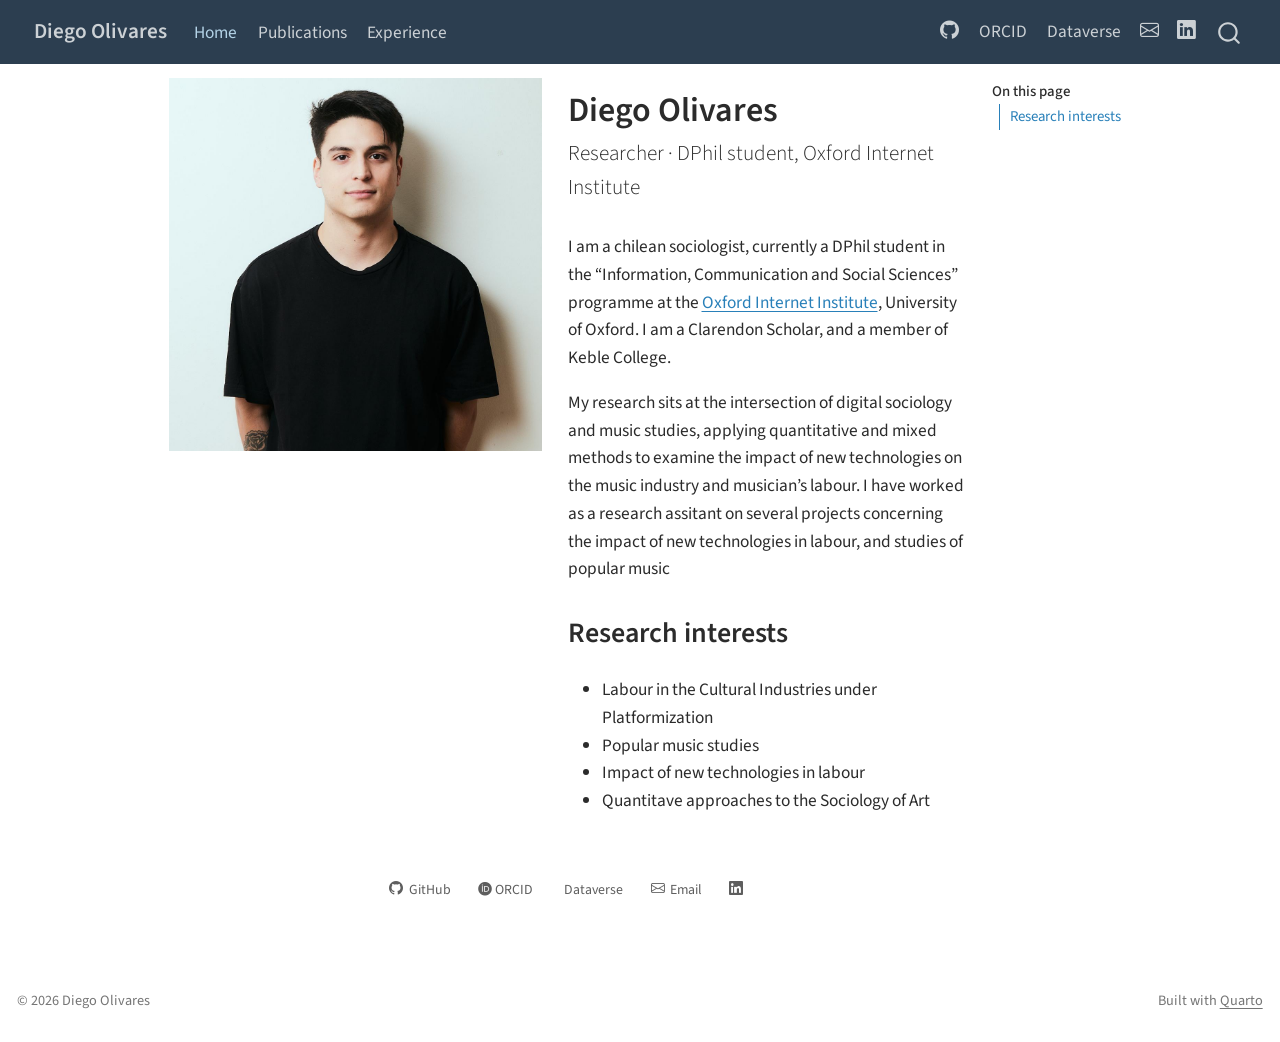
<file: index.html>
<!DOCTYPE html>
<html xmlns="http://www.w3.org/1999/xhtml" lang="en" xml:lang="en"><head>

<meta charset="utf-8">
<meta name="generator" content="quarto-1.8.25">

<meta name="viewport" content="width=device-width, initial-scale=1.0, user-scalable=yes">


<title>Diego Olivares</title>
<style>
code{white-space: pre-wrap;}
span.smallcaps{font-variant: small-caps;}
div.columns{display: flex; gap: min(4vw, 1.5em);}
div.column{flex: auto; overflow-x: auto;}
div.hanging-indent{margin-left: 1.5em; text-indent: -1.5em;}
ul.task-list{list-style: none;}
ul.task-list li input[type="checkbox"] {
  width: 0.8em;
  margin: 0 0.8em 0.2em -1em; /* quarto-specific, see https://github.com/quarto-dev/quarto-cli/issues/4556 */ 
  vertical-align: middle;
}
</style>


<script src="site_libs/quarto-nav/quarto-nav.js"></script>
<script src="site_libs/quarto-nav/headroom.min.js"></script>
<script src="site_libs/clipboard/clipboard.min.js"></script>
<script src="site_libs/quarto-search/autocomplete.umd.js"></script>
<script src="site_libs/quarto-search/fuse.min.js"></script>
<script src="site_libs/quarto-search/quarto-search.js"></script>
<meta name="quarto:offset" content="./">
<link href="./assets/favicon.png" rel="icon" type="image/png">
<script src="site_libs/quarto-html/quarto.js" type="module"></script>
<script src="site_libs/quarto-html/tabsets/tabsets.js" type="module"></script>
<script src="site_libs/quarto-html/axe/axe-check.js" type="module"></script>
<script src="site_libs/quarto-html/popper.min.js"></script>
<script src="site_libs/quarto-html/tippy.umd.min.js"></script>
<link href="site_libs/quarto-html/tippy.css" rel="stylesheet">
<link href="site_libs/quarto-html/quarto-syntax-highlighting-7b89279ff1a6dce999919e0e67d4d9ec.css" rel="stylesheet" id="quarto-text-highlighting-styles">
<script src="site_libs/bootstrap/bootstrap.min.js"></script>
<link href="site_libs/bootstrap/bootstrap-icons.css" rel="stylesheet">
<link href="site_libs/bootstrap/bootstrap-783c2c7e05bef374523147066c474163.min.css" rel="stylesheet" append-hash="true" id="quarto-bootstrap" data-mode="light">
<link href="site_libs/quarto-contrib/academicons-1.9.4/all.css" rel="stylesheet">
<link href="site_libs/quarto-contrib/academicons-1.9.4/size.css" rel="stylesheet">
<script src="site_libs/quarto-contrib/iconify-3.0.0/iconify-icon.min.js"></script>
<script id="quarto-search-options" type="application/json">{
  "location": "navbar",
  "copy-button": false,
  "collapse-after": 3,
  "panel-placement": "end",
  "type": "overlay",
  "limit": 50,
  "keyboard-shortcut": [
    "f",
    "/",
    "s"
  ],
  "show-item-context": false,
  "language": {
    "search-no-results-text": "No results",
    "search-matching-documents-text": "matching documents",
    "search-copy-link-title": "Copy link to search",
    "search-hide-matches-text": "Hide additional matches",
    "search-more-match-text": "more match in this document",
    "search-more-matches-text": "more matches in this document",
    "search-clear-button-title": "Clear",
    "search-text-placeholder": "",
    "search-detached-cancel-button-title": "Cancel",
    "search-submit-button-title": "Submit",
    "search-label": "Search"
  }
}</script>


<link rel="stylesheet" href="styles.css">
</head>

<body class="nav-fixed quarto-light">

<div id="quarto-search-results"></div>
  <header id="quarto-header" class="headroom fixed-top">
    <nav class="navbar navbar-expand-lg " data-bs-theme="dark">
      <div class="navbar-container container-fluid">
      <div class="navbar-brand-container mx-auto">
    <a href="./index.html" class="navbar-brand navbar-brand-logo">
    </a>
    <a class="navbar-brand" href="./index.html">
    <span class="navbar-title">Diego Olivares</span>
    </a>
  </div>
            <div id="quarto-search" class="" title="Search"></div>
          <button class="navbar-toggler" type="button" data-bs-toggle="collapse" data-bs-target="#navbarCollapse" aria-controls="navbarCollapse" role="menu" aria-expanded="false" aria-label="Toggle navigation" onclick="if (window.quartoToggleHeadroom) { window.quartoToggleHeadroom(); }">
  <span class="navbar-toggler-icon"></span>
</button>
          <div class="collapse navbar-collapse" id="navbarCollapse">
            <ul class="navbar-nav navbar-nav-scroll me-auto">
  <li class="nav-item">
    <a class="nav-link active" href="./index.html" aria-current="page"> 
<span class="menu-text">Home</span></a>
  </li>  
  <li class="nav-item">
    <a class="nav-link" href="./publications.html"> 
<span class="menu-text">Publications</span></a>
  </li>  
  <li class="nav-item">
    <a class="nav-link" href="./experience.html"> 
<span class="menu-text">Experience</span></a>
  </li>  
</ul>
            <ul class="navbar-nav navbar-nav-scroll ms-auto">
  <li class="nav-item compact">
    <a class="nav-link" href="https://github.com/diegolivaresm"> <i class="bi bi-github" role="img" aria-label="GitHub">
</i> 
<span class="menu-text"></span></a>
  </li>  
  <li class="nav-item">
    <a class="nav-link" href="https://orcid.org/0009-0008-4754-5442"> 
<span class="menu-text">ORCID</span></a>
  </li>  
  <li class="nav-item">
    <a class="nav-link" href="https://dataverse.harvard.edu/dataverse/diego_olivares"> 
<span class="menu-text">Dataverse</span></a>
  </li>  
  <li class="nav-item compact">
    <a class="nav-link" href="mailto:diego.olivares@alumni.uc.cl"> <i class="bi bi-envelope" role="img" aria-label="Email">
</i> 
<span class="menu-text"></span></a>
  </li>  
  <li class="nav-item compact">
    <a class="nav-link" href="https://www.linkedin.com/in/diego-olivares-009ab22b0/"> <i class="bi bi-linkedin" role="img" aria-label="LinkedIn">
</i> 
<span class="menu-text"></span></a>
  </li>  
</ul>
          </div> <!-- /navcollapse -->
            <div class="quarto-navbar-tools">
</div>
      </div> <!-- /container-fluid -->
    </nav>
</header>
<!-- content -->
<div id="quarto-content" class="quarto-container page-columns page-rows-contents page-layout-full page-navbar">
<!-- sidebar -->
<!-- margin-sidebar -->
    <div id="quarto-margin-sidebar" class="sidebar margin-sidebar">
        <nav id="TOC" role="doc-toc" class="toc-active">
    <h2 id="toc-title">On this page</h2>
  <ul>
  <li><a href="#research-interests" id="toc-research-interests" class="nav-link active" data-scroll-target="#research-interests">Research interests</a></li>
  </ul>
</nav>
    </div>
<!-- main -->
<div class="quarto-about-broadside column-body">
  <div class="about-main">
    <div class="about-entity" style="background-image: url('assets/profile.jpg')"></div>
    <div class="about-contents"><header id="title-block-header" class="quarto-title-block default">
<div class="quarto-title">
<h1 class="title">Diego Olivares</h1>
<p class="subtitle lead">Researcher · DPhil student, Oxford Internet Institute</p>
</div>
<div class="quarto-title-meta column-body">
  </div>
</header><main class="content column-body" id="quarto-document-content">

<p>I am a chilean sociologist, currently a DPhil student in the “Information, Communication and Social Sciences” programme at the <a href="https://www.oii.ox.ac.uk/">Oxford Internet Institute</a>, University of Oxford. I am a Clarendon Scholar, and a member of Keble College.</p>
<p>My research sits at the intersection of digital sociology and music studies, applying quantitative and mixed methods to examine the impact of new technologies on the music industry and musician’s labour. I have worked as a research assitant on several projects concerning the impact of new technologies in labour, and studies of popular music</p>
<section id="research-interests" class="level2">
<h2 data-anchor-id="research-interests">Research interests</h2>
<ul>
<li>Labour in the Cultural Industries under Platformization</li>
<li>Popular music studies</li>
<li>Impact of new technologies in labour</li>
<li>Quantitave approaches to the Sociology of Art</li>
</ul>


</section>
</main></div>
  </div>
  <div class="about-links">
  <a href="https://github.com/diegolivaresm" class="about-link" rel="" target="">
    <i class="bi bi-github"></i>
     <span class="about-link-text">GitHub</span>
  </a>
  <a href="https://orcid.org/0009-0008-4754-5442" class="about-link" rel="" target="">
     <span class="about-link-text"><i class="ai  ai-orcid" aria-label="orcid"></i> ORCID</span>
  </a>
  <a href="https://dataverse.harvard.edu/dataverse/diego_olivares" class="about-link" rel="" target="">
     <span class="about-link-text"><iconify-icon role="img" inline="" icon="academicons:dataverse" aria-label="Icon dataverse from academicons Iconify.design set." title="Icon dataverse from academicons Iconify.design set."></iconify-icon> Dataverse</span>
  </a>
  <a href="mailto:mailto:diego.olivares@alumni.uc.cl" class="about-link" rel="" target="">
    <i class="bi bi-envelope"></i>
     <span class="about-link-text">Email</span>
  </a>
  <a href="https://www.linkedin.com/in/diego-olivares-009ab22b0/" class="about-link" rel="" target="">
    <i class="bi bi-linkedin"></i>
     <span class="about-link-text"></span>
  </a>
</div>
</div>
 <!-- /main -->
<script id="quarto-html-after-body" type="application/javascript">
  window.document.addEventListener("DOMContentLoaded", function (event) {
    const isCodeAnnotation = (el) => {
      for (const clz of el.classList) {
        if (clz.startsWith('code-annotation-')) {                     
          return true;
        }
      }
      return false;
    }
    const onCopySuccess = function(e) {
      // button target
      const button = e.trigger;
      // don't keep focus
      button.blur();
      // flash "checked"
      button.classList.add('code-copy-button-checked');
      var currentTitle = button.getAttribute("title");
      button.setAttribute("title", "Copied!");
      let tooltip;
      if (window.bootstrap) {
        button.setAttribute("data-bs-toggle", "tooltip");
        button.setAttribute("data-bs-placement", "left");
        button.setAttribute("data-bs-title", "Copied!");
        tooltip = new bootstrap.Tooltip(button, 
          { trigger: "manual", 
            customClass: "code-copy-button-tooltip",
            offset: [0, -8]});
        tooltip.show();    
      }
      setTimeout(function() {
        if (tooltip) {
          tooltip.hide();
          button.removeAttribute("data-bs-title");
          button.removeAttribute("data-bs-toggle");
          button.removeAttribute("data-bs-placement");
        }
        button.setAttribute("title", currentTitle);
        button.classList.remove('code-copy-button-checked');
      }, 1000);
      // clear code selection
      e.clearSelection();
    }
    const getTextToCopy = function(trigger) {
      const outerScaffold = trigger.parentElement.cloneNode(true);
      const codeEl = outerScaffold.querySelector('code');
      for (const childEl of codeEl.children) {
        if (isCodeAnnotation(childEl)) {
          childEl.remove();
        }
      }
      return codeEl.innerText;
    }
    const clipboard = new window.ClipboardJS('.code-copy-button:not([data-in-quarto-modal])', {
      text: getTextToCopy
    });
    clipboard.on('success', onCopySuccess);
    if (window.document.getElementById('quarto-embedded-source-code-modal')) {
      const clipboardModal = new window.ClipboardJS('.code-copy-button[data-in-quarto-modal]', {
        text: getTextToCopy,
        container: window.document.getElementById('quarto-embedded-source-code-modal')
      });
      clipboardModal.on('success', onCopySuccess);
    }
      var localhostRegex = new RegExp(/^(?:http|https):\/\/localhost\:?[0-9]*\//);
      var mailtoRegex = new RegExp(/^mailto:/);
        var filterRegex = new RegExp("https:\/\/diegolivaresm\.github\.io");
      var isInternal = (href) => {
          return filterRegex.test(href) || localhostRegex.test(href) || mailtoRegex.test(href);
      }
      // Inspect non-navigation links and adorn them if external
     var links = window.document.querySelectorAll('a[href]:not(.nav-link):not(.navbar-brand):not(.toc-action):not(.sidebar-link):not(.sidebar-item-toggle):not(.pagination-link):not(.no-external):not([aria-hidden]):not(.dropdown-item):not(.quarto-navigation-tool):not(.about-link)');
      for (var i=0; i<links.length; i++) {
        const link = links[i];
        if (!isInternal(link.href)) {
          // undo the damage that might have been done by quarto-nav.js in the case of
          // links that we want to consider external
          if (link.dataset.originalHref !== undefined) {
            link.href = link.dataset.originalHref;
          }
        }
      }
    function tippyHover(el, contentFn, onTriggerFn, onUntriggerFn) {
      const config = {
        allowHTML: true,
        maxWidth: 500,
        delay: 100,
        arrow: false,
        appendTo: function(el) {
            return el.parentElement;
        },
        interactive: true,
        interactiveBorder: 10,
        theme: 'quarto',
        placement: 'bottom-start',
      };
      if (contentFn) {
        config.content = contentFn;
      }
      if (onTriggerFn) {
        config.onTrigger = onTriggerFn;
      }
      if (onUntriggerFn) {
        config.onUntrigger = onUntriggerFn;
      }
      window.tippy(el, config); 
    }
    const noterefs = window.document.querySelectorAll('a[role="doc-noteref"]');
    for (var i=0; i<noterefs.length; i++) {
      const ref = noterefs[i];
      tippyHover(ref, function() {
        // use id or data attribute instead here
        let href = ref.getAttribute('data-footnote-href') || ref.getAttribute('href');
        try { href = new URL(href).hash; } catch {}
        const id = href.replace(/^#\/?/, "");
        const note = window.document.getElementById(id);
        if (note) {
          return note.innerHTML;
        } else {
          return "";
        }
      });
    }
    const xrefs = window.document.querySelectorAll('a.quarto-xref');
    const processXRef = (id, note) => {
      // Strip column container classes
      const stripColumnClz = (el) => {
        el.classList.remove("page-full", "page-columns");
        if (el.children) {
          for (const child of el.children) {
            stripColumnClz(child);
          }
        }
      }
      stripColumnClz(note)
      if (id === null || id.startsWith('sec-')) {
        // Special case sections, only their first couple elements
        const container = document.createElement("div");
        if (note.children && note.children.length > 2) {
          container.appendChild(note.children[0].cloneNode(true));
          for (let i = 1; i < note.children.length; i++) {
            const child = note.children[i];
            if (child.tagName === "P" && child.innerText === "") {
              continue;
            } else {
              container.appendChild(child.cloneNode(true));
              break;
            }
          }
          if (window.Quarto?.typesetMath) {
            window.Quarto.typesetMath(container);
          }
          return container.innerHTML
        } else {
          if (window.Quarto?.typesetMath) {
            window.Quarto.typesetMath(note);
          }
          return note.innerHTML;
        }
      } else {
        // Remove any anchor links if they are present
        const anchorLink = note.querySelector('a.anchorjs-link');
        if (anchorLink) {
          anchorLink.remove();
        }
        if (window.Quarto?.typesetMath) {
          window.Quarto.typesetMath(note);
        }
        if (note.classList.contains("callout")) {
          return note.outerHTML;
        } else {
          return note.innerHTML;
        }
      }
    }
    for (var i=0; i<xrefs.length; i++) {
      const xref = xrefs[i];
      tippyHover(xref, undefined, function(instance) {
        instance.disable();
        let url = xref.getAttribute('href');
        let hash = undefined; 
        if (url.startsWith('#')) {
          hash = url;
        } else {
          try { hash = new URL(url).hash; } catch {}
        }
        if (hash) {
          const id = hash.replace(/^#\/?/, "");
          const note = window.document.getElementById(id);
          if (note !== null) {
            try {
              const html = processXRef(id, note.cloneNode(true));
              instance.setContent(html);
            } finally {
              instance.enable();
              instance.show();
            }
          } else {
            // See if we can fetch this
            fetch(url.split('#')[0])
            .then(res => res.text())
            .then(html => {
              const parser = new DOMParser();
              const htmlDoc = parser.parseFromString(html, "text/html");
              const note = htmlDoc.getElementById(id);
              if (note !== null) {
                const html = processXRef(id, note);
                instance.setContent(html);
              } 
            }).finally(() => {
              instance.enable();
              instance.show();
            });
          }
        } else {
          // See if we can fetch a full url (with no hash to target)
          // This is a special case and we should probably do some content thinning / targeting
          fetch(url)
          .then(res => res.text())
          .then(html => {
            const parser = new DOMParser();
            const htmlDoc = parser.parseFromString(html, "text/html");
            const note = htmlDoc.querySelector('main.content');
            if (note !== null) {
              // This should only happen for chapter cross references
              // (since there is no id in the URL)
              // remove the first header
              if (note.children.length > 0 && note.children[0].tagName === "HEADER") {
                note.children[0].remove();
              }
              const html = processXRef(null, note);
              instance.setContent(html);
            } 
          }).finally(() => {
            instance.enable();
            instance.show();
          });
        }
      }, function(instance) {
      });
    }
        let selectedAnnoteEl;
        const selectorForAnnotation = ( cell, annotation) => {
          let cellAttr = 'data-code-cell="' + cell + '"';
          let lineAttr = 'data-code-annotation="' +  annotation + '"';
          const selector = 'span[' + cellAttr + '][' + lineAttr + ']';
          return selector;
        }
        const selectCodeLines = (annoteEl) => {
          const doc = window.document;
          const targetCell = annoteEl.getAttribute("data-target-cell");
          const targetAnnotation = annoteEl.getAttribute("data-target-annotation");
          const annoteSpan = window.document.querySelector(selectorForAnnotation(targetCell, targetAnnotation));
          const lines = annoteSpan.getAttribute("data-code-lines").split(",");
          const lineIds = lines.map((line) => {
            return targetCell + "-" + line;
          })
          let top = null;
          let height = null;
          let parent = null;
          if (lineIds.length > 0) {
              //compute the position of the single el (top and bottom and make a div)
              const el = window.document.getElementById(lineIds[0]);
              top = el.offsetTop;
              height = el.offsetHeight;
              parent = el.parentElement.parentElement;
            if (lineIds.length > 1) {
              const lastEl = window.document.getElementById(lineIds[lineIds.length - 1]);
              const bottom = lastEl.offsetTop + lastEl.offsetHeight;
              height = bottom - top;
            }
            if (top !== null && height !== null && parent !== null) {
              // cook up a div (if necessary) and position it 
              let div = window.document.getElementById("code-annotation-line-highlight");
              if (div === null) {
                div = window.document.createElement("div");
                div.setAttribute("id", "code-annotation-line-highlight");
                div.style.position = 'absolute';
                parent.appendChild(div);
              }
              div.style.top = top - 2 + "px";
              div.style.height = height + 4 + "px";
              div.style.left = 0;
              let gutterDiv = window.document.getElementById("code-annotation-line-highlight-gutter");
              if (gutterDiv === null) {
                gutterDiv = window.document.createElement("div");
                gutterDiv.setAttribute("id", "code-annotation-line-highlight-gutter");
                gutterDiv.style.position = 'absolute';
                const codeCell = window.document.getElementById(targetCell);
                const gutter = codeCell.querySelector('.code-annotation-gutter');
                gutter.appendChild(gutterDiv);
              }
              gutterDiv.style.top = top - 2 + "px";
              gutterDiv.style.height = height + 4 + "px";
            }
            selectedAnnoteEl = annoteEl;
          }
        };
        const unselectCodeLines = () => {
          const elementsIds = ["code-annotation-line-highlight", "code-annotation-line-highlight-gutter"];
          elementsIds.forEach((elId) => {
            const div = window.document.getElementById(elId);
            if (div) {
              div.remove();
            }
          });
          selectedAnnoteEl = undefined;
        };
          // Handle positioning of the toggle
      window.addEventListener(
        "resize",
        throttle(() => {
          elRect = undefined;
          if (selectedAnnoteEl) {
            selectCodeLines(selectedAnnoteEl);
          }
        }, 10)
      );
      function throttle(fn, ms) {
      let throttle = false;
      let timer;
        return (...args) => {
          if(!throttle) { // first call gets through
              fn.apply(this, args);
              throttle = true;
          } else { // all the others get throttled
              if(timer) clearTimeout(timer); // cancel #2
              timer = setTimeout(() => {
                fn.apply(this, args);
                timer = throttle = false;
              }, ms);
          }
        };
      }
        // Attach click handler to the DT
        const annoteDls = window.document.querySelectorAll('dt[data-target-cell]');
        for (const annoteDlNode of annoteDls) {
          annoteDlNode.addEventListener('click', (event) => {
            const clickedEl = event.target;
            if (clickedEl !== selectedAnnoteEl) {
              unselectCodeLines();
              const activeEl = window.document.querySelector('dt[data-target-cell].code-annotation-active');
              if (activeEl) {
                activeEl.classList.remove('code-annotation-active');
              }
              selectCodeLines(clickedEl);
              clickedEl.classList.add('code-annotation-active');
            } else {
              // Unselect the line
              unselectCodeLines();
              clickedEl.classList.remove('code-annotation-active');
            }
          });
        }
    const findCites = (el) => {
      const parentEl = el.parentElement;
      if (parentEl) {
        const cites = parentEl.dataset.cites;
        if (cites) {
          return {
            el,
            cites: cites.split(' ')
          };
        } else {
          return findCites(el.parentElement)
        }
      } else {
        return undefined;
      }
    };
    var bibliorefs = window.document.querySelectorAll('a[role="doc-biblioref"]');
    for (var i=0; i<bibliorefs.length; i++) {
      const ref = bibliorefs[i];
      const citeInfo = findCites(ref);
      if (citeInfo) {
        tippyHover(citeInfo.el, function() {
          var popup = window.document.createElement('div');
          citeInfo.cites.forEach(function(cite) {
            var citeDiv = window.document.createElement('div');
            citeDiv.classList.add('hanging-indent');
            citeDiv.classList.add('csl-entry');
            var biblioDiv = window.document.getElementById('ref-' + cite);
            if (biblioDiv) {
              citeDiv.innerHTML = biblioDiv.innerHTML;
            }
            popup.appendChild(citeDiv);
          });
          return popup.innerHTML;
        });
      }
    }
  });
  </script>
</div> <!-- /content -->
<footer class="footer">
  <div class="nav-footer">
    <div class="nav-footer-left">
<p>© 2026 Diego Olivares</p>
</div>   
    <div class="nav-footer-center">
      &nbsp;
    </div>
    <div class="nav-footer-right">
<p>Built with <a href="https://quarto.org">Quarto</a></p>
</div>
  </div>
</footer>




</body></html>
</file>
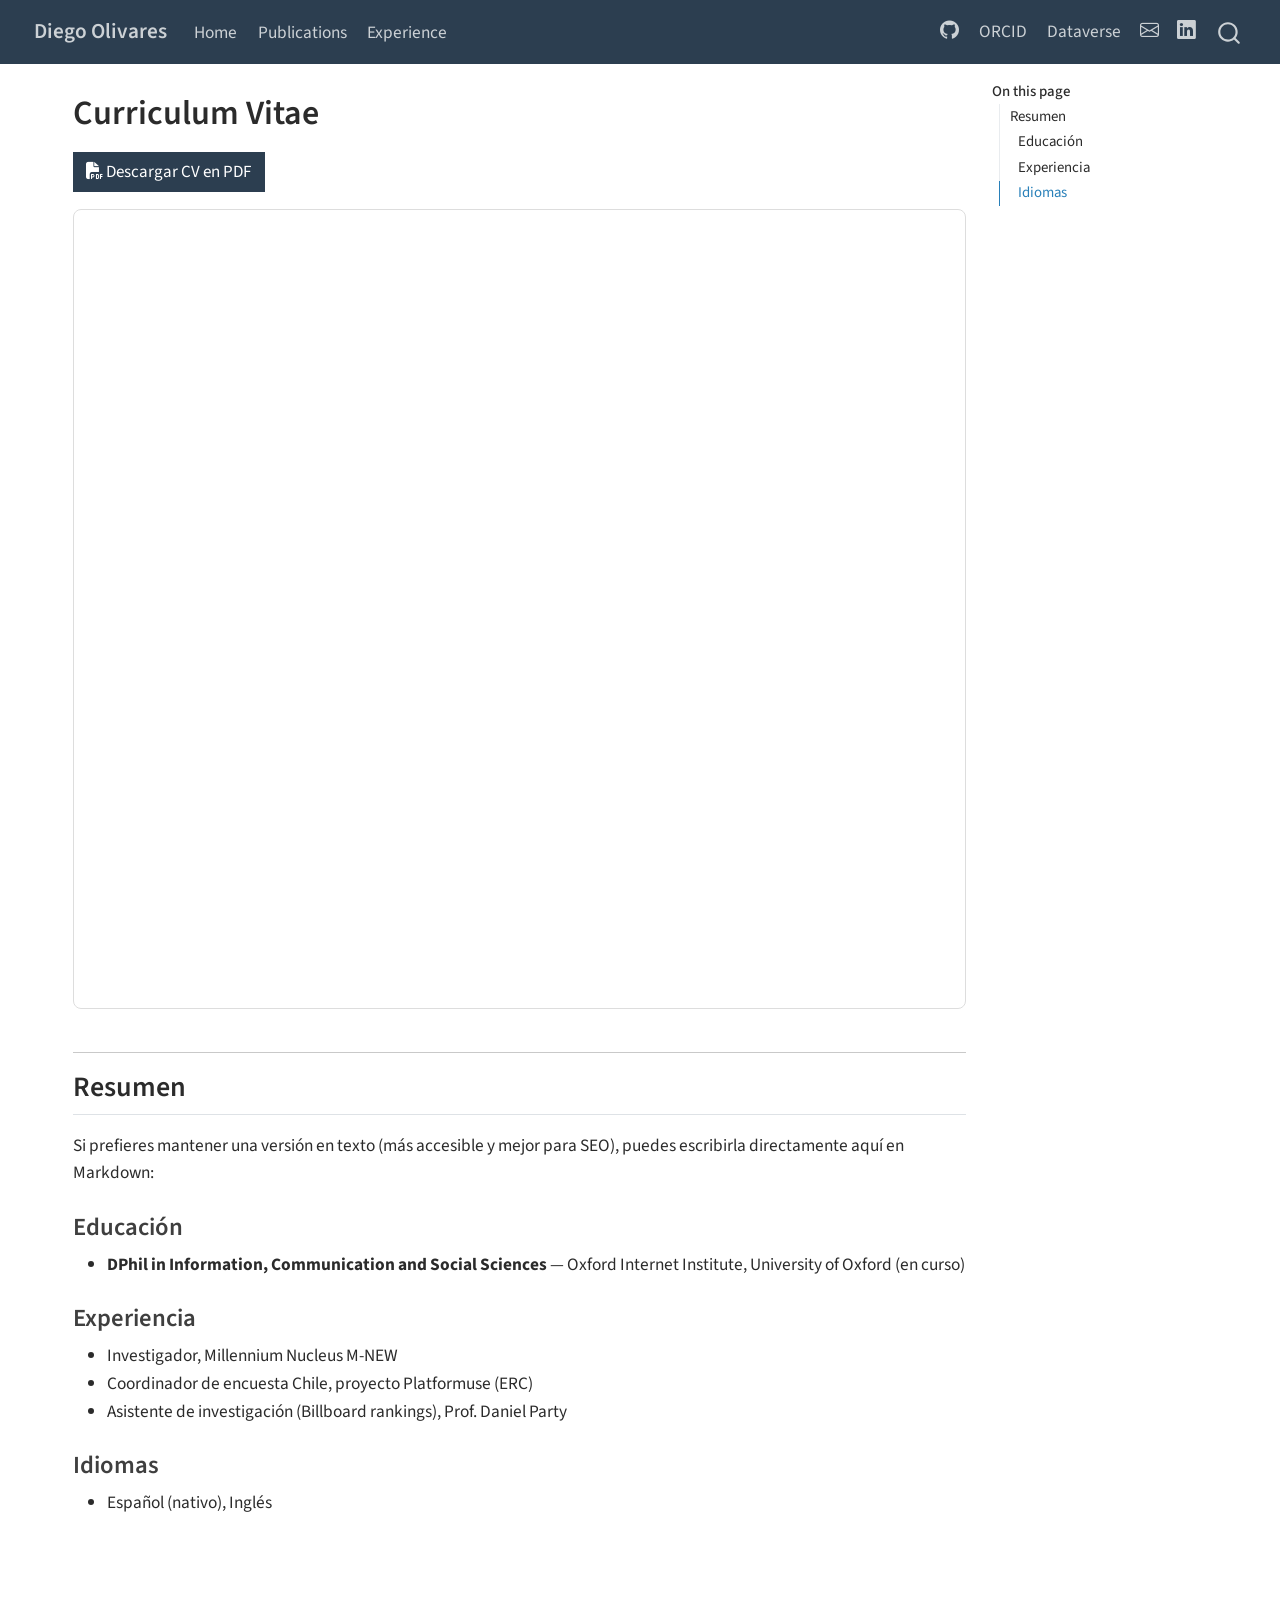
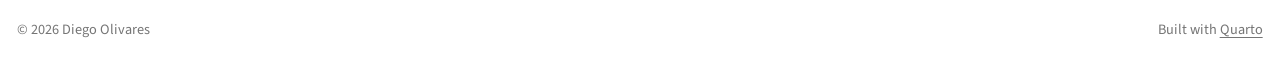
<file: cv.html>
<!DOCTYPE html>
<html xmlns="http://www.w3.org/1999/xhtml" lang="en" xml:lang="en"><head>

<meta charset="utf-8">
<meta name="generator" content="quarto-1.8.25">

<meta name="viewport" content="width=device-width, initial-scale=1.0, user-scalable=yes">


<title>Curriculum Vitae – Diego Olivares</title>
<style>
code{white-space: pre-wrap;}
span.smallcaps{font-variant: small-caps;}
div.columns{display: flex; gap: min(4vw, 1.5em);}
div.column{flex: auto; overflow-x: auto;}
div.hanging-indent{margin-left: 1.5em; text-indent: -1.5em;}
ul.task-list{list-style: none;}
ul.task-list li input[type="checkbox"] {
  width: 0.8em;
  margin: 0 0.8em 0.2em -1em; /* quarto-specific, see https://github.com/quarto-dev/quarto-cli/issues/4556 */ 
  vertical-align: middle;
}
</style>


<script src="site_libs/quarto-nav/quarto-nav.js"></script>
<script src="site_libs/quarto-nav/headroom.min.js"></script>
<script src="site_libs/clipboard/clipboard.min.js"></script>
<script src="site_libs/quarto-search/autocomplete.umd.js"></script>
<script src="site_libs/quarto-search/fuse.min.js"></script>
<script src="site_libs/quarto-search/quarto-search.js"></script>
<meta name="quarto:offset" content="./">
<link href="./assets/favicon.png" rel="icon" type="image/png">
<script src="site_libs/quarto-html/quarto.js" type="module"></script>
<script src="site_libs/quarto-html/tabsets/tabsets.js" type="module"></script>
<script src="site_libs/quarto-html/axe/axe-check.js" type="module"></script>
<script src="site_libs/quarto-html/popper.min.js"></script>
<script src="site_libs/quarto-html/tippy.umd.min.js"></script>
<script src="site_libs/quarto-html/anchor.min.js"></script>
<link href="site_libs/quarto-html/tippy.css" rel="stylesheet">
<link href="site_libs/quarto-html/quarto-syntax-highlighting-7b89279ff1a6dce999919e0e67d4d9ec.css" rel="stylesheet" id="quarto-text-highlighting-styles">
<script src="site_libs/bootstrap/bootstrap.min.js"></script>
<link href="site_libs/bootstrap/bootstrap-icons.css" rel="stylesheet">
<link href="site_libs/bootstrap/bootstrap-783c2c7e05bef374523147066c474163.min.css" rel="stylesheet" append-hash="true" id="quarto-bootstrap" data-mode="light">
<link href="site_libs/quarto-contrib/fontawesome6-6.7.2/all.min.css" rel="stylesheet">
<link href="site_libs/quarto-contrib/fontawesome6-6.7.2/latex-fontsize.css" rel="stylesheet">
<script id="quarto-search-options" type="application/json">{
  "location": "navbar",
  "copy-button": false,
  "collapse-after": 3,
  "panel-placement": "end",
  "type": "overlay",
  "limit": 50,
  "keyboard-shortcut": [
    "f",
    "/",
    "s"
  ],
  "show-item-context": false,
  "language": {
    "search-no-results-text": "No results",
    "search-matching-documents-text": "matching documents",
    "search-copy-link-title": "Copy link to search",
    "search-hide-matches-text": "Hide additional matches",
    "search-more-match-text": "more match in this document",
    "search-more-matches-text": "more matches in this document",
    "search-clear-button-title": "Clear",
    "search-text-placeholder": "",
    "search-detached-cancel-button-title": "Cancel",
    "search-submit-button-title": "Submit",
    "search-label": "Search"
  }
}</script>


<link rel="stylesheet" href="styles.css">
</head>

<body class="nav-fixed quarto-light">

<div id="quarto-search-results"></div>
  <header id="quarto-header" class="headroom fixed-top">
    <nav class="navbar navbar-expand-lg " data-bs-theme="dark">
      <div class="navbar-container container-fluid">
      <div class="navbar-brand-container mx-auto">
    <a href="./index.html" class="navbar-brand navbar-brand-logo">
    </a>
    <a class="navbar-brand" href="./index.html">
    <span class="navbar-title">Diego Olivares</span>
    </a>
  </div>
            <div id="quarto-search" class="" title="Search"></div>
          <button class="navbar-toggler" type="button" data-bs-toggle="collapse" data-bs-target="#navbarCollapse" aria-controls="navbarCollapse" role="menu" aria-expanded="false" aria-label="Toggle navigation" onclick="if (window.quartoToggleHeadroom) { window.quartoToggleHeadroom(); }">
  <span class="navbar-toggler-icon"></span>
</button>
          <div class="collapse navbar-collapse" id="navbarCollapse">
            <ul class="navbar-nav navbar-nav-scroll me-auto">
  <li class="nav-item">
    <a class="nav-link" href="./index.html"> 
<span class="menu-text">Home</span></a>
  </li>  
  <li class="nav-item">
    <a class="nav-link" href="./publications.html"> 
<span class="menu-text">Publications</span></a>
  </li>  
  <li class="nav-item">
    <a class="nav-link" href="./experience.html"> 
<span class="menu-text">Experience</span></a>
  </li>  
</ul>
            <ul class="navbar-nav navbar-nav-scroll ms-auto">
  <li class="nav-item compact">
    <a class="nav-link" href="https://github.com/diegolivaresm"> <i class="bi bi-github" role="img" aria-label="GitHub">
</i> 
<span class="menu-text"></span></a>
  </li>  
  <li class="nav-item">
    <a class="nav-link" href="https://orcid.org/0009-0008-4754-5442"> 
<span class="menu-text">ORCID</span></a>
  </li>  
  <li class="nav-item">
    <a class="nav-link" href="https://dataverse.harvard.edu/dataverse/diego_olivares"> 
<span class="menu-text">Dataverse</span></a>
  </li>  
  <li class="nav-item compact">
    <a class="nav-link" href="mailto:diego.olivares@alumni.uc.cl"> <i class="bi bi-envelope" role="img" aria-label="Email">
</i> 
<span class="menu-text"></span></a>
  </li>  
  <li class="nav-item compact">
    <a class="nav-link" href="https://www.linkedin.com/in/diego-olivares-009ab22b0/"> <i class="bi bi-linkedin" role="img" aria-label="LinkedIn">
</i> 
<span class="menu-text"></span></a>
  </li>  
</ul>
          </div> <!-- /navcollapse -->
            <div class="quarto-navbar-tools">
</div>
      </div> <!-- /container-fluid -->
    </nav>
</header>
<!-- content -->
<div id="quarto-content" class="quarto-container page-columns page-rows-contents page-layout-full page-navbar">
<!-- sidebar -->
<!-- margin-sidebar -->
    <div id="quarto-margin-sidebar" class="sidebar margin-sidebar">
        <nav id="TOC" role="doc-toc" class="toc-active">
    <h2 id="toc-title">On this page</h2>
   
  <ul>
  <li><a href="#resumen" id="toc-resumen" class="nav-link active" data-scroll-target="#resumen">Resumen</a>
  <ul class="collapse">
  <li><a href="#educación" id="toc-educación" class="nav-link" data-scroll-target="#educación">Educación</a></li>
  <li><a href="#experiencia" id="toc-experiencia" class="nav-link" data-scroll-target="#experiencia">Experiencia</a></li>
  <li><a href="#idiomas" id="toc-idiomas" class="nav-link" data-scroll-target="#idiomas">Idiomas</a></li>
  </ul></li>
  </ul>
</nav>
    </div>
<!-- main -->
<main class="content column-page-left" id="quarto-document-content">

<header id="title-block-header" class="quarto-title-block default">
<div class="quarto-title">
<h1 class="title">Curriculum Vitae</h1>
</div>



<div class="quarto-title-meta column-page-left">

    
  
    
  </div>
  


</header>


<p><a href="assets/cv.pdf" class="btn btn-primary"><i class="fa-solid fa-file-pdf" aria-label="file-pdf"></i> Descargar CV en PDF</a></p>
<!--
Coloca tu CV como assets/cv.pdf y se podrá descargar con el botón de arriba.
El bloque siguiente lo incrusta visible en la página. Si prefieres solo el
botón de descarga, borra el <iframe>.
-->
<iframe src="assets/cv.pdf" width="100%" height="800px" style="border: 1px solid #ddd; border-radius: 8px;">
Tu navegador no puede mostrar PDFs incrustados. <a href="assets/cv.pdf">Descarga el CV aquí</a>.
</iframe>
<hr>
<section id="resumen" class="level2">
<h2 class="anchored" data-anchor-id="resumen">Resumen</h2>
<p>Si prefieres mantener una versión en texto (más accesible y mejor para SEO), puedes escribirla directamente aquí en Markdown:</p>
<section id="educación" class="level3">
<h3 class="anchored" data-anchor-id="educación">Educación</h3>
<ul>
<li><strong>DPhil in Information, Communication and Social Sciences</strong> — Oxford Internet Institute, University of Oxford (en curso)</li>
</ul>
</section>
<section id="experiencia" class="level3">
<h3 class="anchored" data-anchor-id="experiencia">Experiencia</h3>
<ul>
<li>Investigador, Millennium Nucleus M-NEW</li>
<li>Coordinador de encuesta Chile, proyecto Platformuse (ERC)</li>
<li>Asistente de investigación (Billboard rankings), Prof.&nbsp;Daniel Party</li>
</ul>
</section>
<section id="idiomas" class="level3">
<h3 class="anchored" data-anchor-id="idiomas">Idiomas</h3>
<ul>
<li>Español (nativo), Inglés</li>
</ul>


</section>
</section>

</main> <!-- /main -->
<script id="quarto-html-after-body" type="application/javascript">
  window.document.addEventListener("DOMContentLoaded", function (event) {
    const icon = "";
    const anchorJS = new window.AnchorJS();
    anchorJS.options = {
      placement: 'right',
      icon: icon
    };
    anchorJS.add('.anchored');
    const isCodeAnnotation = (el) => {
      for (const clz of el.classList) {
        if (clz.startsWith('code-annotation-')) {                     
          return true;
        }
      }
      return false;
    }
    const onCopySuccess = function(e) {
      // button target
      const button = e.trigger;
      // don't keep focus
      button.blur();
      // flash "checked"
      button.classList.add('code-copy-button-checked');
      var currentTitle = button.getAttribute("title");
      button.setAttribute("title", "Copied!");
      let tooltip;
      if (window.bootstrap) {
        button.setAttribute("data-bs-toggle", "tooltip");
        button.setAttribute("data-bs-placement", "left");
        button.setAttribute("data-bs-title", "Copied!");
        tooltip = new bootstrap.Tooltip(button, 
          { trigger: "manual", 
            customClass: "code-copy-button-tooltip",
            offset: [0, -8]});
        tooltip.show();    
      }
      setTimeout(function() {
        if (tooltip) {
          tooltip.hide();
          button.removeAttribute("data-bs-title");
          button.removeAttribute("data-bs-toggle");
          button.removeAttribute("data-bs-placement");
        }
        button.setAttribute("title", currentTitle);
        button.classList.remove('code-copy-button-checked');
      }, 1000);
      // clear code selection
      e.clearSelection();
    }
    const getTextToCopy = function(trigger) {
      const outerScaffold = trigger.parentElement.cloneNode(true);
      const codeEl = outerScaffold.querySelector('code');
      for (const childEl of codeEl.children) {
        if (isCodeAnnotation(childEl)) {
          childEl.remove();
        }
      }
      return codeEl.innerText;
    }
    const clipboard = new window.ClipboardJS('.code-copy-button:not([data-in-quarto-modal])', {
      text: getTextToCopy
    });
    clipboard.on('success', onCopySuccess);
    if (window.document.getElementById('quarto-embedded-source-code-modal')) {
      const clipboardModal = new window.ClipboardJS('.code-copy-button[data-in-quarto-modal]', {
        text: getTextToCopy,
        container: window.document.getElementById('quarto-embedded-source-code-modal')
      });
      clipboardModal.on('success', onCopySuccess);
    }
      var localhostRegex = new RegExp(/^(?:http|https):\/\/localhost\:?[0-9]*\//);
      var mailtoRegex = new RegExp(/^mailto:/);
        var filterRegex = new RegExp("https:\/\/diegolivaresm\.github\.io");
      var isInternal = (href) => {
          return filterRegex.test(href) || localhostRegex.test(href) || mailtoRegex.test(href);
      }
      // Inspect non-navigation links and adorn them if external
     var links = window.document.querySelectorAll('a[href]:not(.nav-link):not(.navbar-brand):not(.toc-action):not(.sidebar-link):not(.sidebar-item-toggle):not(.pagination-link):not(.no-external):not([aria-hidden]):not(.dropdown-item):not(.quarto-navigation-tool):not(.about-link)');
      for (var i=0; i<links.length; i++) {
        const link = links[i];
        if (!isInternal(link.href)) {
          // undo the damage that might have been done by quarto-nav.js in the case of
          // links that we want to consider external
          if (link.dataset.originalHref !== undefined) {
            link.href = link.dataset.originalHref;
          }
        }
      }
    function tippyHover(el, contentFn, onTriggerFn, onUntriggerFn) {
      const config = {
        allowHTML: true,
        maxWidth: 500,
        delay: 100,
        arrow: false,
        appendTo: function(el) {
            return el.parentElement;
        },
        interactive: true,
        interactiveBorder: 10,
        theme: 'quarto',
        placement: 'bottom-start',
      };
      if (contentFn) {
        config.content = contentFn;
      }
      if (onTriggerFn) {
        config.onTrigger = onTriggerFn;
      }
      if (onUntriggerFn) {
        config.onUntrigger = onUntriggerFn;
      }
      window.tippy(el, config); 
    }
    const noterefs = window.document.querySelectorAll('a[role="doc-noteref"]');
    for (var i=0; i<noterefs.length; i++) {
      const ref = noterefs[i];
      tippyHover(ref, function() {
        // use id or data attribute instead here
        let href = ref.getAttribute('data-footnote-href') || ref.getAttribute('href');
        try { href = new URL(href).hash; } catch {}
        const id = href.replace(/^#\/?/, "");
        const note = window.document.getElementById(id);
        if (note) {
          return note.innerHTML;
        } else {
          return "";
        }
      });
    }
    const xrefs = window.document.querySelectorAll('a.quarto-xref');
    const processXRef = (id, note) => {
      // Strip column container classes
      const stripColumnClz = (el) => {
        el.classList.remove("page-full", "page-columns");
        if (el.children) {
          for (const child of el.children) {
            stripColumnClz(child);
          }
        }
      }
      stripColumnClz(note)
      if (id === null || id.startsWith('sec-')) {
        // Special case sections, only their first couple elements
        const container = document.createElement("div");
        if (note.children && note.children.length > 2) {
          container.appendChild(note.children[0].cloneNode(true));
          for (let i = 1; i < note.children.length; i++) {
            const child = note.children[i];
            if (child.tagName === "P" && child.innerText === "") {
              continue;
            } else {
              container.appendChild(child.cloneNode(true));
              break;
            }
          }
          if (window.Quarto?.typesetMath) {
            window.Quarto.typesetMath(container);
          }
          return container.innerHTML
        } else {
          if (window.Quarto?.typesetMath) {
            window.Quarto.typesetMath(note);
          }
          return note.innerHTML;
        }
      } else {
        // Remove any anchor links if they are present
        const anchorLink = note.querySelector('a.anchorjs-link');
        if (anchorLink) {
          anchorLink.remove();
        }
        if (window.Quarto?.typesetMath) {
          window.Quarto.typesetMath(note);
        }
        if (note.classList.contains("callout")) {
          return note.outerHTML;
        } else {
          return note.innerHTML;
        }
      }
    }
    for (var i=0; i<xrefs.length; i++) {
      const xref = xrefs[i];
      tippyHover(xref, undefined, function(instance) {
        instance.disable();
        let url = xref.getAttribute('href');
        let hash = undefined; 
        if (url.startsWith('#')) {
          hash = url;
        } else {
          try { hash = new URL(url).hash; } catch {}
        }
        if (hash) {
          const id = hash.replace(/^#\/?/, "");
          const note = window.document.getElementById(id);
          if (note !== null) {
            try {
              const html = processXRef(id, note.cloneNode(true));
              instance.setContent(html);
            } finally {
              instance.enable();
              instance.show();
            }
          } else {
            // See if we can fetch this
            fetch(url.split('#')[0])
            .then(res => res.text())
            .then(html => {
              const parser = new DOMParser();
              const htmlDoc = parser.parseFromString(html, "text/html");
              const note = htmlDoc.getElementById(id);
              if (note !== null) {
                const html = processXRef(id, note);
                instance.setContent(html);
              } 
            }).finally(() => {
              instance.enable();
              instance.show();
            });
          }
        } else {
          // See if we can fetch a full url (with no hash to target)
          // This is a special case and we should probably do some content thinning / targeting
          fetch(url)
          .then(res => res.text())
          .then(html => {
            const parser = new DOMParser();
            const htmlDoc = parser.parseFromString(html, "text/html");
            const note = htmlDoc.querySelector('main.content');
            if (note !== null) {
              // This should only happen for chapter cross references
              // (since there is no id in the URL)
              // remove the first header
              if (note.children.length > 0 && note.children[0].tagName === "HEADER") {
                note.children[0].remove();
              }
              const html = processXRef(null, note);
              instance.setContent(html);
            } 
          }).finally(() => {
            instance.enable();
            instance.show();
          });
        }
      }, function(instance) {
      });
    }
        let selectedAnnoteEl;
        const selectorForAnnotation = ( cell, annotation) => {
          let cellAttr = 'data-code-cell="' + cell + '"';
          let lineAttr = 'data-code-annotation="' +  annotation + '"';
          const selector = 'span[' + cellAttr + '][' + lineAttr + ']';
          return selector;
        }
        const selectCodeLines = (annoteEl) => {
          const doc = window.document;
          const targetCell = annoteEl.getAttribute("data-target-cell");
          const targetAnnotation = annoteEl.getAttribute("data-target-annotation");
          const annoteSpan = window.document.querySelector(selectorForAnnotation(targetCell, targetAnnotation));
          const lines = annoteSpan.getAttribute("data-code-lines").split(",");
          const lineIds = lines.map((line) => {
            return targetCell + "-" + line;
          })
          let top = null;
          let height = null;
          let parent = null;
          if (lineIds.length > 0) {
              //compute the position of the single el (top and bottom and make a div)
              const el = window.document.getElementById(lineIds[0]);
              top = el.offsetTop;
              height = el.offsetHeight;
              parent = el.parentElement.parentElement;
            if (lineIds.length > 1) {
              const lastEl = window.document.getElementById(lineIds[lineIds.length - 1]);
              const bottom = lastEl.offsetTop + lastEl.offsetHeight;
              height = bottom - top;
            }
            if (top !== null && height !== null && parent !== null) {
              // cook up a div (if necessary) and position it 
              let div = window.document.getElementById("code-annotation-line-highlight");
              if (div === null) {
                div = window.document.createElement("div");
                div.setAttribute("id", "code-annotation-line-highlight");
                div.style.position = 'absolute';
                parent.appendChild(div);
              }
              div.style.top = top - 2 + "px";
              div.style.height = height + 4 + "px";
              div.style.left = 0;
              let gutterDiv = window.document.getElementById("code-annotation-line-highlight-gutter");
              if (gutterDiv === null) {
                gutterDiv = window.document.createElement("div");
                gutterDiv.setAttribute("id", "code-annotation-line-highlight-gutter");
                gutterDiv.style.position = 'absolute';
                const codeCell = window.document.getElementById(targetCell);
                const gutter = codeCell.querySelector('.code-annotation-gutter');
                gutter.appendChild(gutterDiv);
              }
              gutterDiv.style.top = top - 2 + "px";
              gutterDiv.style.height = height + 4 + "px";
            }
            selectedAnnoteEl = annoteEl;
          }
        };
        const unselectCodeLines = () => {
          const elementsIds = ["code-annotation-line-highlight", "code-annotation-line-highlight-gutter"];
          elementsIds.forEach((elId) => {
            const div = window.document.getElementById(elId);
            if (div) {
              div.remove();
            }
          });
          selectedAnnoteEl = undefined;
        };
          // Handle positioning of the toggle
      window.addEventListener(
        "resize",
        throttle(() => {
          elRect = undefined;
          if (selectedAnnoteEl) {
            selectCodeLines(selectedAnnoteEl);
          }
        }, 10)
      );
      function throttle(fn, ms) {
      let throttle = false;
      let timer;
        return (...args) => {
          if(!throttle) { // first call gets through
              fn.apply(this, args);
              throttle = true;
          } else { // all the others get throttled
              if(timer) clearTimeout(timer); // cancel #2
              timer = setTimeout(() => {
                fn.apply(this, args);
                timer = throttle = false;
              }, ms);
          }
        };
      }
        // Attach click handler to the DT
        const annoteDls = window.document.querySelectorAll('dt[data-target-cell]');
        for (const annoteDlNode of annoteDls) {
          annoteDlNode.addEventListener('click', (event) => {
            const clickedEl = event.target;
            if (clickedEl !== selectedAnnoteEl) {
              unselectCodeLines();
              const activeEl = window.document.querySelector('dt[data-target-cell].code-annotation-active');
              if (activeEl) {
                activeEl.classList.remove('code-annotation-active');
              }
              selectCodeLines(clickedEl);
              clickedEl.classList.add('code-annotation-active');
            } else {
              // Unselect the line
              unselectCodeLines();
              clickedEl.classList.remove('code-annotation-active');
            }
          });
        }
    const findCites = (el) => {
      const parentEl = el.parentElement;
      if (parentEl) {
        const cites = parentEl.dataset.cites;
        if (cites) {
          return {
            el,
            cites: cites.split(' ')
          };
        } else {
          return findCites(el.parentElement)
        }
      } else {
        return undefined;
      }
    };
    var bibliorefs = window.document.querySelectorAll('a[role="doc-biblioref"]');
    for (var i=0; i<bibliorefs.length; i++) {
      const ref = bibliorefs[i];
      const citeInfo = findCites(ref);
      if (citeInfo) {
        tippyHover(citeInfo.el, function() {
          var popup = window.document.createElement('div');
          citeInfo.cites.forEach(function(cite) {
            var citeDiv = window.document.createElement('div');
            citeDiv.classList.add('hanging-indent');
            citeDiv.classList.add('csl-entry');
            var biblioDiv = window.document.getElementById('ref-' + cite);
            if (biblioDiv) {
              citeDiv.innerHTML = biblioDiv.innerHTML;
            }
            popup.appendChild(citeDiv);
          });
          return popup.innerHTML;
        });
      }
    }
  });
  </script>
</div> <!-- /content -->
<footer class="footer">
  <div class="nav-footer">
    <div class="nav-footer-left">
<p>© 2026 Diego Olivares</p>
</div>   
    <div class="nav-footer-center">
      &nbsp;
    </div>
    <div class="nav-footer-right">
<p>Built with <a href="https://quarto.org">Quarto</a></p>
</div>
  </div>
</footer>




</body></html>
</file>
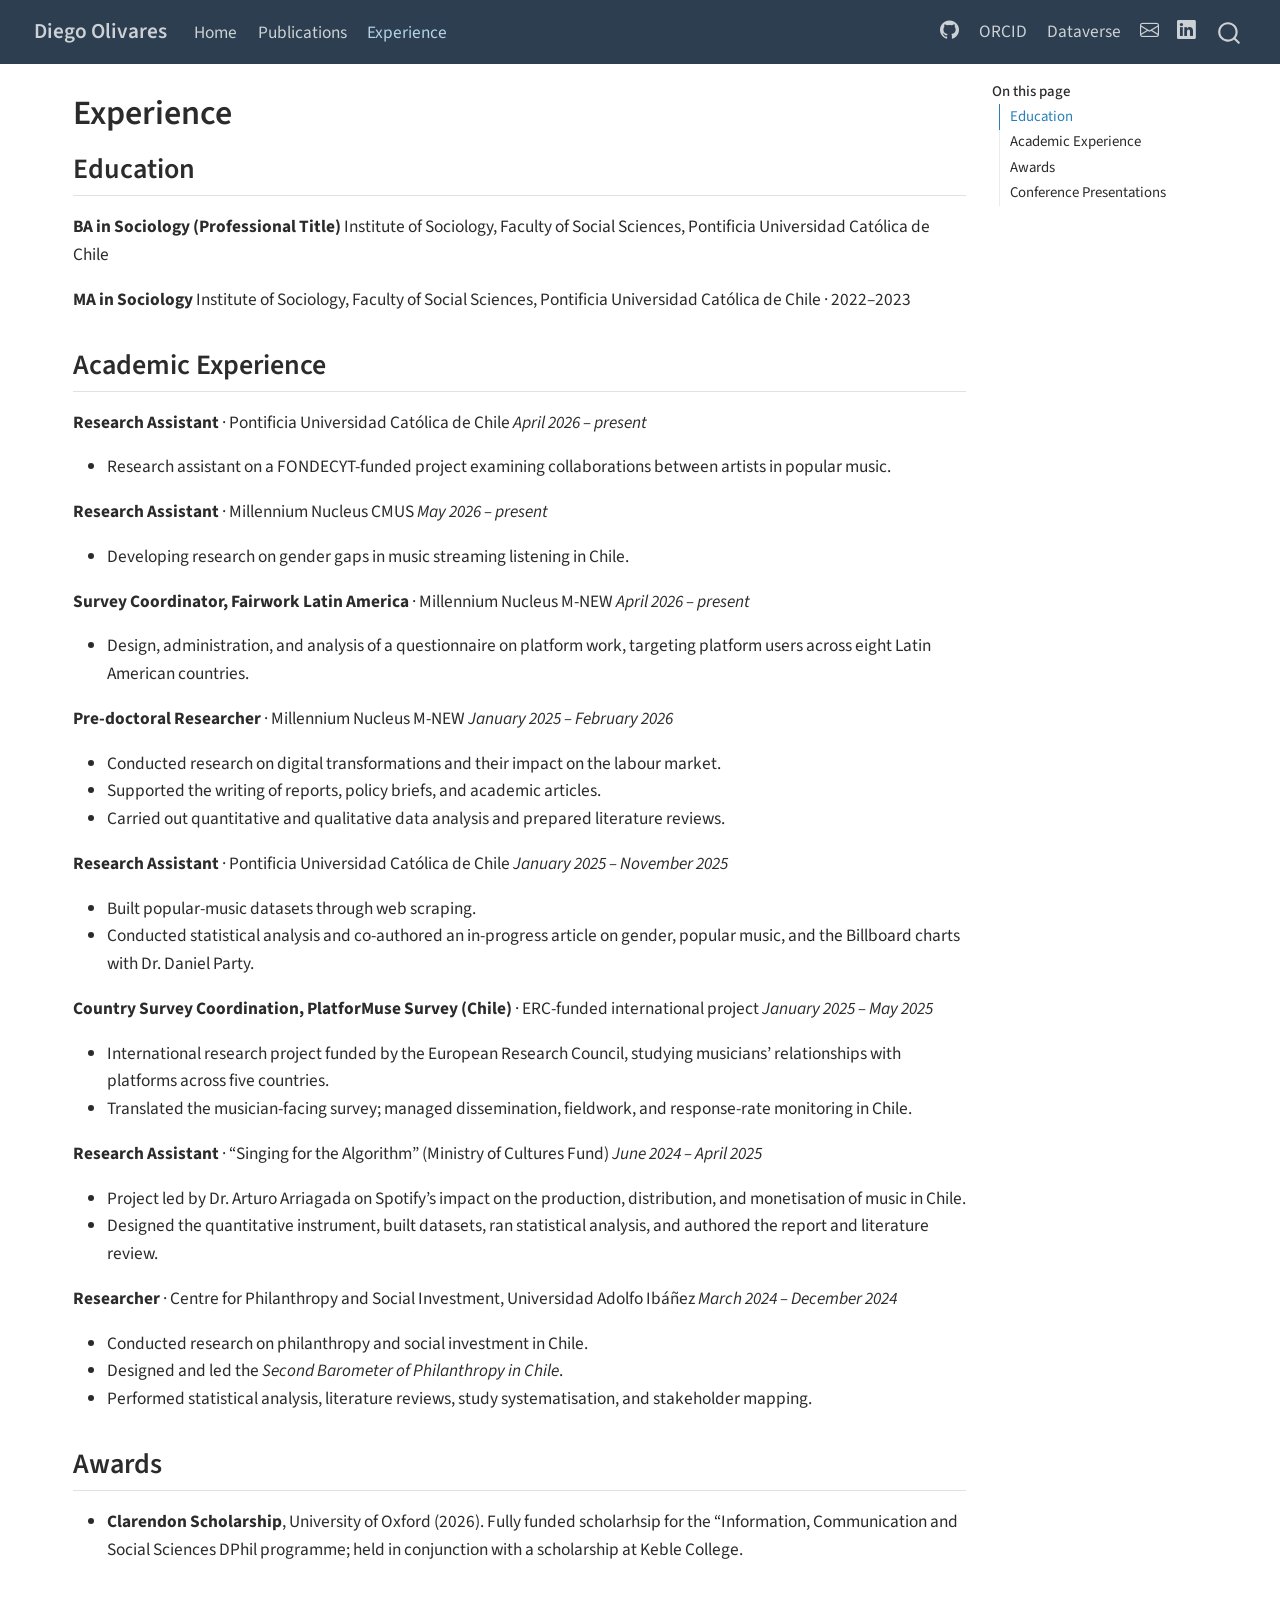
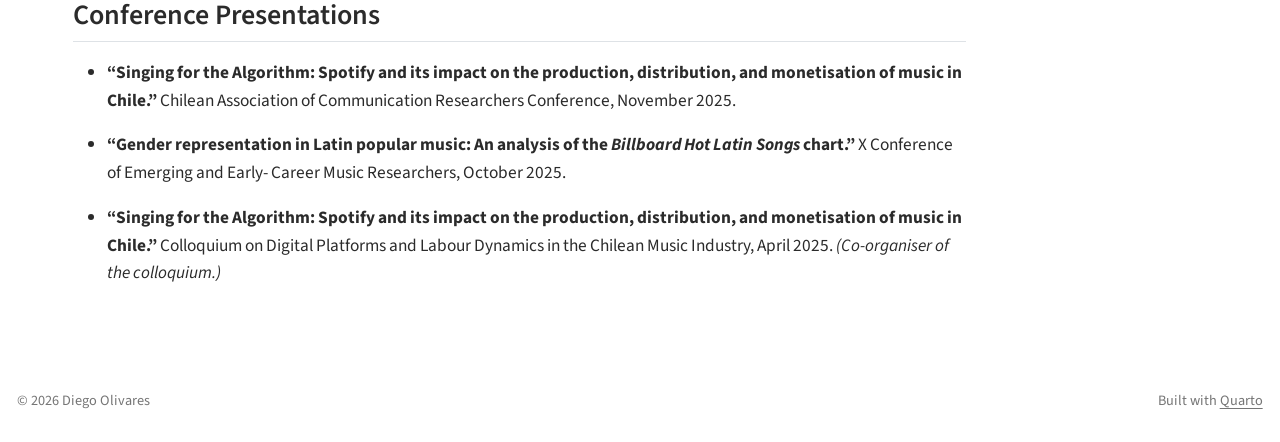
<file: experience.html>
<!DOCTYPE html>
<html xmlns="http://www.w3.org/1999/xhtml" lang="en" xml:lang="en"><head>

<meta charset="utf-8">
<meta name="generator" content="quarto-1.8.25">

<meta name="viewport" content="width=device-width, initial-scale=1.0, user-scalable=yes">


<title>Experience – Diego Olivares</title>
<style>
code{white-space: pre-wrap;}
span.smallcaps{font-variant: small-caps;}
div.columns{display: flex; gap: min(4vw, 1.5em);}
div.column{flex: auto; overflow-x: auto;}
div.hanging-indent{margin-left: 1.5em; text-indent: -1.5em;}
ul.task-list{list-style: none;}
ul.task-list li input[type="checkbox"] {
  width: 0.8em;
  margin: 0 0.8em 0.2em -1em; /* quarto-specific, see https://github.com/quarto-dev/quarto-cli/issues/4556 */ 
  vertical-align: middle;
}
</style>


<script src="site_libs/quarto-nav/quarto-nav.js"></script>
<script src="site_libs/quarto-nav/headroom.min.js"></script>
<script src="site_libs/clipboard/clipboard.min.js"></script>
<script src="site_libs/quarto-search/autocomplete.umd.js"></script>
<script src="site_libs/quarto-search/fuse.min.js"></script>
<script src="site_libs/quarto-search/quarto-search.js"></script>
<meta name="quarto:offset" content="./">
<link href="./assets/favicon.png" rel="icon" type="image/png">
<script src="site_libs/quarto-html/quarto.js" type="module"></script>
<script src="site_libs/quarto-html/tabsets/tabsets.js" type="module"></script>
<script src="site_libs/quarto-html/axe/axe-check.js" type="module"></script>
<script src="site_libs/quarto-html/popper.min.js"></script>
<script src="site_libs/quarto-html/tippy.umd.min.js"></script>
<script src="site_libs/quarto-html/anchor.min.js"></script>
<link href="site_libs/quarto-html/tippy.css" rel="stylesheet">
<link href="site_libs/quarto-html/quarto-syntax-highlighting-7b89279ff1a6dce999919e0e67d4d9ec.css" rel="stylesheet" id="quarto-text-highlighting-styles">
<script src="site_libs/bootstrap/bootstrap.min.js"></script>
<link href="site_libs/bootstrap/bootstrap-icons.css" rel="stylesheet">
<link href="site_libs/bootstrap/bootstrap-783c2c7e05bef374523147066c474163.min.css" rel="stylesheet" append-hash="true" id="quarto-bootstrap" data-mode="light">
<script id="quarto-search-options" type="application/json">{
  "location": "navbar",
  "copy-button": false,
  "collapse-after": 3,
  "panel-placement": "end",
  "type": "overlay",
  "limit": 50,
  "keyboard-shortcut": [
    "f",
    "/",
    "s"
  ],
  "show-item-context": false,
  "language": {
    "search-no-results-text": "No results",
    "search-matching-documents-text": "matching documents",
    "search-copy-link-title": "Copy link to search",
    "search-hide-matches-text": "Hide additional matches",
    "search-more-match-text": "more match in this document",
    "search-more-matches-text": "more matches in this document",
    "search-clear-button-title": "Clear",
    "search-text-placeholder": "",
    "search-detached-cancel-button-title": "Cancel",
    "search-submit-button-title": "Submit",
    "search-label": "Search"
  }
}</script>


<link rel="stylesheet" href="styles.css">
</head>

<body class="nav-fixed quarto-light">

<div id="quarto-search-results"></div>
  <header id="quarto-header" class="headroom fixed-top">
    <nav class="navbar navbar-expand-lg " data-bs-theme="dark">
      <div class="navbar-container container-fluid">
      <div class="navbar-brand-container mx-auto">
    <a href="./index.html" class="navbar-brand navbar-brand-logo">
    </a>
    <a class="navbar-brand" href="./index.html">
    <span class="navbar-title">Diego Olivares</span>
    </a>
  </div>
            <div id="quarto-search" class="" title="Search"></div>
          <button class="navbar-toggler" type="button" data-bs-toggle="collapse" data-bs-target="#navbarCollapse" aria-controls="navbarCollapse" role="menu" aria-expanded="false" aria-label="Toggle navigation" onclick="if (window.quartoToggleHeadroom) { window.quartoToggleHeadroom(); }">
  <span class="navbar-toggler-icon"></span>
</button>
          <div class="collapse navbar-collapse" id="navbarCollapse">
            <ul class="navbar-nav navbar-nav-scroll me-auto">
  <li class="nav-item">
    <a class="nav-link" href="./index.html"> 
<span class="menu-text">Home</span></a>
  </li>  
  <li class="nav-item">
    <a class="nav-link" href="./publications.html"> 
<span class="menu-text">Publications</span></a>
  </li>  
  <li class="nav-item">
    <a class="nav-link active" href="./experience.html" aria-current="page"> 
<span class="menu-text">Experience</span></a>
  </li>  
</ul>
            <ul class="navbar-nav navbar-nav-scroll ms-auto">
  <li class="nav-item compact">
    <a class="nav-link" href="https://github.com/diegolivaresm"> <i class="bi bi-github" role="img" aria-label="GitHub">
</i> 
<span class="menu-text"></span></a>
  </li>  
  <li class="nav-item">
    <a class="nav-link" href="https://orcid.org/0009-0008-4754-5442"> 
<span class="menu-text">ORCID</span></a>
  </li>  
  <li class="nav-item">
    <a class="nav-link" href="https://dataverse.harvard.edu/dataverse/diego_olivares"> 
<span class="menu-text">Dataverse</span></a>
  </li>  
  <li class="nav-item compact">
    <a class="nav-link" href="mailto:diego.olivares@alumni.uc.cl"> <i class="bi bi-envelope" role="img" aria-label="Email">
</i> 
<span class="menu-text"></span></a>
  </li>  
  <li class="nav-item compact">
    <a class="nav-link" href="https://www.linkedin.com/in/diego-olivares-009ab22b0/"> <i class="bi bi-linkedin" role="img" aria-label="LinkedIn">
</i> 
<span class="menu-text"></span></a>
  </li>  
</ul>
          </div> <!-- /navcollapse -->
            <div class="quarto-navbar-tools">
</div>
      </div> <!-- /container-fluid -->
    </nav>
</header>
<!-- content -->
<div id="quarto-content" class="quarto-container page-columns page-rows-contents page-layout-full page-navbar">
<!-- sidebar -->
<!-- margin-sidebar -->
    <div id="quarto-margin-sidebar" class="sidebar margin-sidebar">
        <nav id="TOC" role="doc-toc" class="toc-active">
    <h2 id="toc-title">On this page</h2>
   
  <ul>
  <li><a href="#education" id="toc-education" class="nav-link active" data-scroll-target="#education">Education</a></li>
  <li><a href="#academic-experience" id="toc-academic-experience" class="nav-link" data-scroll-target="#academic-experience">Academic Experience</a></li>
  <li><a href="#awards" id="toc-awards" class="nav-link" data-scroll-target="#awards">Awards</a></li>
  <li><a href="#conference-presentations" id="toc-conference-presentations" class="nav-link" data-scroll-target="#conference-presentations">Conference Presentations</a></li>
  </ul>
</nav>
    </div>
<!-- main -->
<main class="content column-page-left" id="quarto-document-content">

<header id="title-block-header" class="quarto-title-block default">
<div class="quarto-title">
<h1 class="title">Experience</h1>
</div>



<div class="quarto-title-meta column-page-left">

    
  
    
  </div>
  


</header>


<section id="education" class="level2">
<h2 class="anchored" data-anchor-id="education">Education</h2>
<p><strong>BA in Sociology (Professional Title)</strong> Institute of Sociology, Faculty of Social Sciences, Pontificia Universidad Católica de Chile</p>
<p><strong>MA in Sociology</strong> Institute of Sociology, Faculty of Social Sciences, Pontificia Universidad Católica de Chile · 2022–2023</p>
</section>
<section id="academic-experience" class="level2">
<h2 class="anchored" data-anchor-id="academic-experience">Academic Experience</h2>
<p><strong>Research Assistant</strong> · Pontificia Universidad Católica de Chile <em>April 2026 – present</em></p>
<ul>
<li>Research assistant on a FONDECYT-funded project examining collaborations between artists in popular music.</li>
</ul>
<p><strong>Research Assistant</strong> · Millennium Nucleus CMUS <em>May 2026 – present</em></p>
<ul>
<li>Developing research on gender gaps in music streaming listening in Chile.</li>
</ul>
<p><strong>Survey Coordinator, Fairwork Latin America</strong> · Millennium Nucleus M-NEW <em>April 2026 – present</em></p>
<ul>
<li>Design, administration, and analysis of a questionnaire on platform work, targeting platform users across eight Latin American countries.</li>
</ul>
<p><strong>Pre-doctoral Researcher</strong> · Millennium Nucleus M-NEW <em>January 2025 – February 2026</em></p>
<ul>
<li>Conducted research on digital transformations and their impact on the labour market.</li>
<li>Supported the writing of reports, policy briefs, and academic articles.</li>
<li>Carried out quantitative and qualitative data analysis and prepared literature reviews.</li>
</ul>
<p><strong>Research Assistant</strong> · Pontificia Universidad Católica de Chile <em>January 2025 – November 2025</em></p>
<ul>
<li>Built popular-music datasets through web scraping.</li>
<li>Conducted statistical analysis and co-authored an in-progress article on gender, popular music, and the Billboard charts with Dr.&nbsp;Daniel Party.</li>
</ul>
<p><strong>Country Survey Coordination, PlatforMuse Survey (Chile)</strong> · ERC-funded international project <em>January 2025 – May 2025</em></p>
<ul>
<li>International research project funded by the European Research Council, studying musicians’ relationships with platforms across five countries.</li>
<li>Translated the musician-facing survey; managed dissemination, fieldwork, and response-rate monitoring in Chile.</li>
</ul>
<p><strong>Research Assistant</strong> · “Singing for the Algorithm” (Ministry of Cultures Fund) <em>June 2024 – April 2025</em></p>
<ul>
<li>Project led by Dr.&nbsp;Arturo Arriagada on Spotify’s impact on the production, distribution, and monetisation of music in Chile.</li>
<li>Designed the quantitative instrument, built datasets, ran statistical analysis, and authored the report and literature review.</li>
</ul>
<p><strong>Researcher</strong> · Centre for Philanthropy and Social Investment, Universidad Adolfo Ibáñez <em>March 2024 – December 2024</em></p>
<ul>
<li>Conducted research on philanthropy and social investment in Chile.</li>
<li>Designed and led the <em>Second Barometer of Philanthropy in Chile</em>.</li>
<li>Performed statistical analysis, literature reviews, study systematisation, and stakeholder mapping.</li>
</ul>
</section>
<section id="awards" class="level2">
<h2 class="anchored" data-anchor-id="awards">Awards</h2>
<ul>
<li><strong>Clarendon Scholarship</strong>, University of Oxford (2026). Fully funded scholarhsip for the “Information, Communication and Social Sciences DPhil programme; held in conjunction with a scholarship at Keble College.</li>
</ul>
</section>
<section id="conference-presentations" class="level2">
<h2 class="anchored" data-anchor-id="conference-presentations">Conference Presentations</h2>
<ul>
<li><p><strong>“Singing for the Algorithm: Spotify and its impact on the production, distribution, and monetisation of music in Chile.”</strong> Chilean Association of Communication Researchers Conference, November 2025.</p></li>
<li><p><strong>“Gender representation in Latin popular music: An analysis of the <em>Billboard Hot Latin Songs</em> chart.”</strong> X Conference of Emerging and Early- Career Music Researchers, October 2025.</p></li>
<li><p><strong>“Singing for the Algorithm: Spotify and its impact on the production, distribution, and monetisation of music in Chile.”</strong> Colloquium on Digital Platforms and Labour Dynamics in the Chilean Music Industry, April 2025. <em>(Co-organiser of the colloquium.)</em></p></li>
</ul>


</section>

</main> <!-- /main -->
<script id="quarto-html-after-body" type="application/javascript">
  window.document.addEventListener("DOMContentLoaded", function (event) {
    const icon = "";
    const anchorJS = new window.AnchorJS();
    anchorJS.options = {
      placement: 'right',
      icon: icon
    };
    anchorJS.add('.anchored');
    const isCodeAnnotation = (el) => {
      for (const clz of el.classList) {
        if (clz.startsWith('code-annotation-')) {                     
          return true;
        }
      }
      return false;
    }
    const onCopySuccess = function(e) {
      // button target
      const button = e.trigger;
      // don't keep focus
      button.blur();
      // flash "checked"
      button.classList.add('code-copy-button-checked');
      var currentTitle = button.getAttribute("title");
      button.setAttribute("title", "Copied!");
      let tooltip;
      if (window.bootstrap) {
        button.setAttribute("data-bs-toggle", "tooltip");
        button.setAttribute("data-bs-placement", "left");
        button.setAttribute("data-bs-title", "Copied!");
        tooltip = new bootstrap.Tooltip(button, 
          { trigger: "manual", 
            customClass: "code-copy-button-tooltip",
            offset: [0, -8]});
        tooltip.show();    
      }
      setTimeout(function() {
        if (tooltip) {
          tooltip.hide();
          button.removeAttribute("data-bs-title");
          button.removeAttribute("data-bs-toggle");
          button.removeAttribute("data-bs-placement");
        }
        button.setAttribute("title", currentTitle);
        button.classList.remove('code-copy-button-checked');
      }, 1000);
      // clear code selection
      e.clearSelection();
    }
    const getTextToCopy = function(trigger) {
      const outerScaffold = trigger.parentElement.cloneNode(true);
      const codeEl = outerScaffold.querySelector('code');
      for (const childEl of codeEl.children) {
        if (isCodeAnnotation(childEl)) {
          childEl.remove();
        }
      }
      return codeEl.innerText;
    }
    const clipboard = new window.ClipboardJS('.code-copy-button:not([data-in-quarto-modal])', {
      text: getTextToCopy
    });
    clipboard.on('success', onCopySuccess);
    if (window.document.getElementById('quarto-embedded-source-code-modal')) {
      const clipboardModal = new window.ClipboardJS('.code-copy-button[data-in-quarto-modal]', {
        text: getTextToCopy,
        container: window.document.getElementById('quarto-embedded-source-code-modal')
      });
      clipboardModal.on('success', onCopySuccess);
    }
      var localhostRegex = new RegExp(/^(?:http|https):\/\/localhost\:?[0-9]*\//);
      var mailtoRegex = new RegExp(/^mailto:/);
        var filterRegex = new RegExp("https:\/\/diegolivaresm\.github\.io");
      var isInternal = (href) => {
          return filterRegex.test(href) || localhostRegex.test(href) || mailtoRegex.test(href);
      }
      // Inspect non-navigation links and adorn them if external
     var links = window.document.querySelectorAll('a[href]:not(.nav-link):not(.navbar-brand):not(.toc-action):not(.sidebar-link):not(.sidebar-item-toggle):not(.pagination-link):not(.no-external):not([aria-hidden]):not(.dropdown-item):not(.quarto-navigation-tool):not(.about-link)');
      for (var i=0; i<links.length; i++) {
        const link = links[i];
        if (!isInternal(link.href)) {
          // undo the damage that might have been done by quarto-nav.js in the case of
          // links that we want to consider external
          if (link.dataset.originalHref !== undefined) {
            link.href = link.dataset.originalHref;
          }
        }
      }
    function tippyHover(el, contentFn, onTriggerFn, onUntriggerFn) {
      const config = {
        allowHTML: true,
        maxWidth: 500,
        delay: 100,
        arrow: false,
        appendTo: function(el) {
            return el.parentElement;
        },
        interactive: true,
        interactiveBorder: 10,
        theme: 'quarto',
        placement: 'bottom-start',
      };
      if (contentFn) {
        config.content = contentFn;
      }
      if (onTriggerFn) {
        config.onTrigger = onTriggerFn;
      }
      if (onUntriggerFn) {
        config.onUntrigger = onUntriggerFn;
      }
      window.tippy(el, config); 
    }
    const noterefs = window.document.querySelectorAll('a[role="doc-noteref"]');
    for (var i=0; i<noterefs.length; i++) {
      const ref = noterefs[i];
      tippyHover(ref, function() {
        // use id or data attribute instead here
        let href = ref.getAttribute('data-footnote-href') || ref.getAttribute('href');
        try { href = new URL(href).hash; } catch {}
        const id = href.replace(/^#\/?/, "");
        const note = window.document.getElementById(id);
        if (note) {
          return note.innerHTML;
        } else {
          return "";
        }
      });
    }
    const xrefs = window.document.querySelectorAll('a.quarto-xref');
    const processXRef = (id, note) => {
      // Strip column container classes
      const stripColumnClz = (el) => {
        el.classList.remove("page-full", "page-columns");
        if (el.children) {
          for (const child of el.children) {
            stripColumnClz(child);
          }
        }
      }
      stripColumnClz(note)
      if (id === null || id.startsWith('sec-')) {
        // Special case sections, only their first couple elements
        const container = document.createElement("div");
        if (note.children && note.children.length > 2) {
          container.appendChild(note.children[0].cloneNode(true));
          for (let i = 1; i < note.children.length; i++) {
            const child = note.children[i];
            if (child.tagName === "P" && child.innerText === "") {
              continue;
            } else {
              container.appendChild(child.cloneNode(true));
              break;
            }
          }
          if (window.Quarto?.typesetMath) {
            window.Quarto.typesetMath(container);
          }
          return container.innerHTML
        } else {
          if (window.Quarto?.typesetMath) {
            window.Quarto.typesetMath(note);
          }
          return note.innerHTML;
        }
      } else {
        // Remove any anchor links if they are present
        const anchorLink = note.querySelector('a.anchorjs-link');
        if (anchorLink) {
          anchorLink.remove();
        }
        if (window.Quarto?.typesetMath) {
          window.Quarto.typesetMath(note);
        }
        if (note.classList.contains("callout")) {
          return note.outerHTML;
        } else {
          return note.innerHTML;
        }
      }
    }
    for (var i=0; i<xrefs.length; i++) {
      const xref = xrefs[i];
      tippyHover(xref, undefined, function(instance) {
        instance.disable();
        let url = xref.getAttribute('href');
        let hash = undefined; 
        if (url.startsWith('#')) {
          hash = url;
        } else {
          try { hash = new URL(url).hash; } catch {}
        }
        if (hash) {
          const id = hash.replace(/^#\/?/, "");
          const note = window.document.getElementById(id);
          if (note !== null) {
            try {
              const html = processXRef(id, note.cloneNode(true));
              instance.setContent(html);
            } finally {
              instance.enable();
              instance.show();
            }
          } else {
            // See if we can fetch this
            fetch(url.split('#')[0])
            .then(res => res.text())
            .then(html => {
              const parser = new DOMParser();
              const htmlDoc = parser.parseFromString(html, "text/html");
              const note = htmlDoc.getElementById(id);
              if (note !== null) {
                const html = processXRef(id, note);
                instance.setContent(html);
              } 
            }).finally(() => {
              instance.enable();
              instance.show();
            });
          }
        } else {
          // See if we can fetch a full url (with no hash to target)
          // This is a special case and we should probably do some content thinning / targeting
          fetch(url)
          .then(res => res.text())
          .then(html => {
            const parser = new DOMParser();
            const htmlDoc = parser.parseFromString(html, "text/html");
            const note = htmlDoc.querySelector('main.content');
            if (note !== null) {
              // This should only happen for chapter cross references
              // (since there is no id in the URL)
              // remove the first header
              if (note.children.length > 0 && note.children[0].tagName === "HEADER") {
                note.children[0].remove();
              }
              const html = processXRef(null, note);
              instance.setContent(html);
            } 
          }).finally(() => {
            instance.enable();
            instance.show();
          });
        }
      }, function(instance) {
      });
    }
        let selectedAnnoteEl;
        const selectorForAnnotation = ( cell, annotation) => {
          let cellAttr = 'data-code-cell="' + cell + '"';
          let lineAttr = 'data-code-annotation="' +  annotation + '"';
          const selector = 'span[' + cellAttr + '][' + lineAttr + ']';
          return selector;
        }
        const selectCodeLines = (annoteEl) => {
          const doc = window.document;
          const targetCell = annoteEl.getAttribute("data-target-cell");
          const targetAnnotation = annoteEl.getAttribute("data-target-annotation");
          const annoteSpan = window.document.querySelector(selectorForAnnotation(targetCell, targetAnnotation));
          const lines = annoteSpan.getAttribute("data-code-lines").split(",");
          const lineIds = lines.map((line) => {
            return targetCell + "-" + line;
          })
          let top = null;
          let height = null;
          let parent = null;
          if (lineIds.length > 0) {
              //compute the position of the single el (top and bottom and make a div)
              const el = window.document.getElementById(lineIds[0]);
              top = el.offsetTop;
              height = el.offsetHeight;
              parent = el.parentElement.parentElement;
            if (lineIds.length > 1) {
              const lastEl = window.document.getElementById(lineIds[lineIds.length - 1]);
              const bottom = lastEl.offsetTop + lastEl.offsetHeight;
              height = bottom - top;
            }
            if (top !== null && height !== null && parent !== null) {
              // cook up a div (if necessary) and position it 
              let div = window.document.getElementById("code-annotation-line-highlight");
              if (div === null) {
                div = window.document.createElement("div");
                div.setAttribute("id", "code-annotation-line-highlight");
                div.style.position = 'absolute';
                parent.appendChild(div);
              }
              div.style.top = top - 2 + "px";
              div.style.height = height + 4 + "px";
              div.style.left = 0;
              let gutterDiv = window.document.getElementById("code-annotation-line-highlight-gutter");
              if (gutterDiv === null) {
                gutterDiv = window.document.createElement("div");
                gutterDiv.setAttribute("id", "code-annotation-line-highlight-gutter");
                gutterDiv.style.position = 'absolute';
                const codeCell = window.document.getElementById(targetCell);
                const gutter = codeCell.querySelector('.code-annotation-gutter');
                gutter.appendChild(gutterDiv);
              }
              gutterDiv.style.top = top - 2 + "px";
              gutterDiv.style.height = height + 4 + "px";
            }
            selectedAnnoteEl = annoteEl;
          }
        };
        const unselectCodeLines = () => {
          const elementsIds = ["code-annotation-line-highlight", "code-annotation-line-highlight-gutter"];
          elementsIds.forEach((elId) => {
            const div = window.document.getElementById(elId);
            if (div) {
              div.remove();
            }
          });
          selectedAnnoteEl = undefined;
        };
          // Handle positioning of the toggle
      window.addEventListener(
        "resize",
        throttle(() => {
          elRect = undefined;
          if (selectedAnnoteEl) {
            selectCodeLines(selectedAnnoteEl);
          }
        }, 10)
      );
      function throttle(fn, ms) {
      let throttle = false;
      let timer;
        return (...args) => {
          if(!throttle) { // first call gets through
              fn.apply(this, args);
              throttle = true;
          } else { // all the others get throttled
              if(timer) clearTimeout(timer); // cancel #2
              timer = setTimeout(() => {
                fn.apply(this, args);
                timer = throttle = false;
              }, ms);
          }
        };
      }
        // Attach click handler to the DT
        const annoteDls = window.document.querySelectorAll('dt[data-target-cell]');
        for (const annoteDlNode of annoteDls) {
          annoteDlNode.addEventListener('click', (event) => {
            const clickedEl = event.target;
            if (clickedEl !== selectedAnnoteEl) {
              unselectCodeLines();
              const activeEl = window.document.querySelector('dt[data-target-cell].code-annotation-active');
              if (activeEl) {
                activeEl.classList.remove('code-annotation-active');
              }
              selectCodeLines(clickedEl);
              clickedEl.classList.add('code-annotation-active');
            } else {
              // Unselect the line
              unselectCodeLines();
              clickedEl.classList.remove('code-annotation-active');
            }
          });
        }
    const findCites = (el) => {
      const parentEl = el.parentElement;
      if (parentEl) {
        const cites = parentEl.dataset.cites;
        if (cites) {
          return {
            el,
            cites: cites.split(' ')
          };
        } else {
          return findCites(el.parentElement)
        }
      } else {
        return undefined;
      }
    };
    var bibliorefs = window.document.querySelectorAll('a[role="doc-biblioref"]');
    for (var i=0; i<bibliorefs.length; i++) {
      const ref = bibliorefs[i];
      const citeInfo = findCites(ref);
      if (citeInfo) {
        tippyHover(citeInfo.el, function() {
          var popup = window.document.createElement('div');
          citeInfo.cites.forEach(function(cite) {
            var citeDiv = window.document.createElement('div');
            citeDiv.classList.add('hanging-indent');
            citeDiv.classList.add('csl-entry');
            var biblioDiv = window.document.getElementById('ref-' + cite);
            if (biblioDiv) {
              citeDiv.innerHTML = biblioDiv.innerHTML;
            }
            popup.appendChild(citeDiv);
          });
          return popup.innerHTML;
        });
      }
    }
  });
  </script>
</div> <!-- /content -->
<footer class="footer">
  <div class="nav-footer">
    <div class="nav-footer-left">
<p>© 2026 Diego Olivares</p>
</div>   
    <div class="nav-footer-center">
      &nbsp;
    </div>
    <div class="nav-footer-right">
<p>Built with <a href="https://quarto.org">Quarto</a></p>
</div>
  </div>
</footer>




</body></html>
</file>
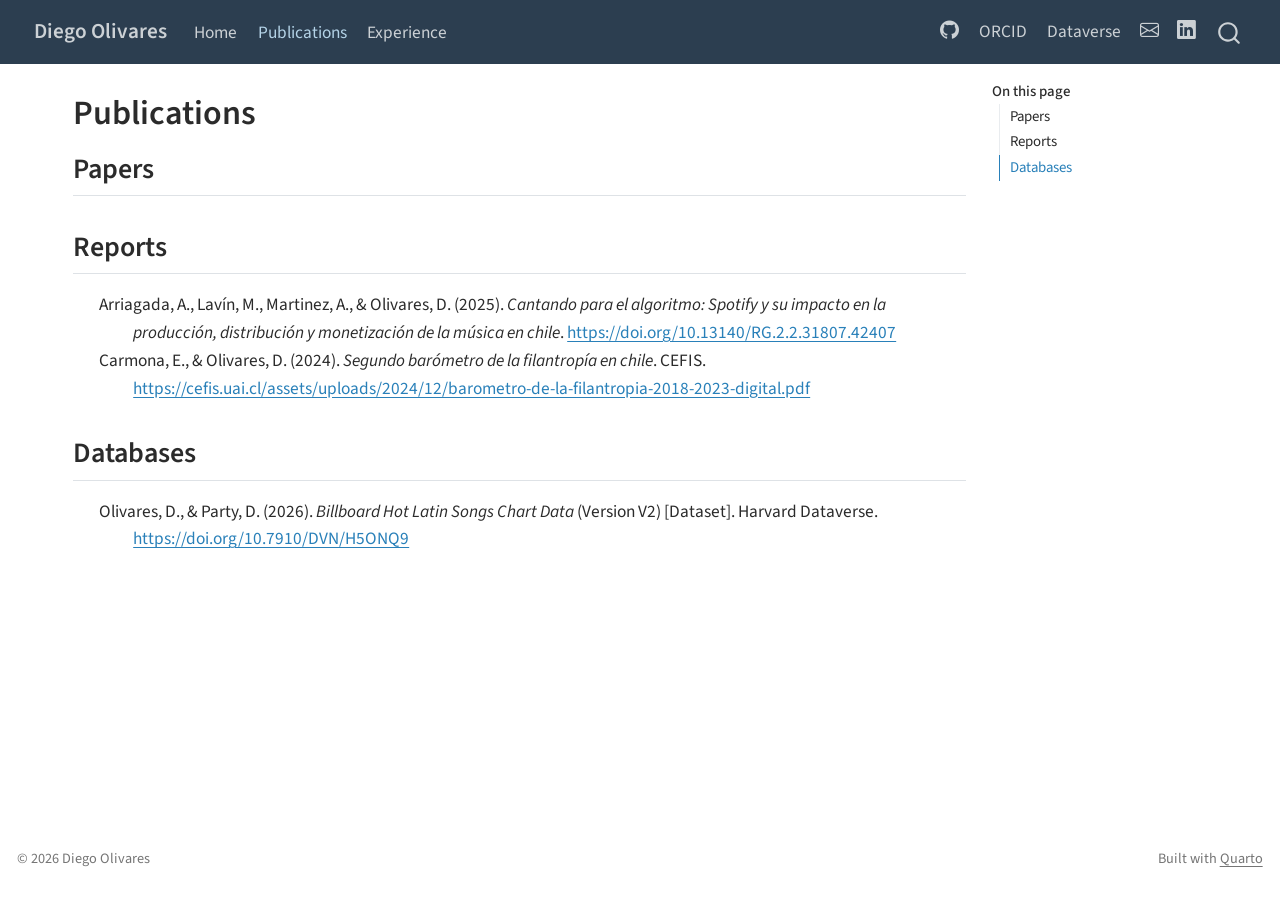
<file: publications.html>
<!DOCTYPE html>
<html xmlns="http://www.w3.org/1999/xhtml" lang="en" xml:lang="en"><head>

<meta charset="utf-8">
<meta name="generator" content="quarto-1.8.25">

<meta name="viewport" content="width=device-width, initial-scale=1.0, user-scalable=yes">


<title>Publications – Diego Olivares</title>
<style>
code{white-space: pre-wrap;}
span.smallcaps{font-variant: small-caps;}
div.columns{display: flex; gap: min(4vw, 1.5em);}
div.column{flex: auto; overflow-x: auto;}
div.hanging-indent{margin-left: 1.5em; text-indent: -1.5em;}
ul.task-list{list-style: none;}
ul.task-list li input[type="checkbox"] {
  width: 0.8em;
  margin: 0 0.8em 0.2em -1em; /* quarto-specific, see https://github.com/quarto-dev/quarto-cli/issues/4556 */ 
  vertical-align: middle;
}
/* CSS for citations */
div.csl-bib-body { }
div.csl-entry {
  clear: both;
  margin-bottom: 0em;
}
.hanging-indent div.csl-entry {
  margin-left:2em;
  text-indent:-2em;
}
div.csl-left-margin {
  min-width:2em;
  float:left;
}
div.csl-right-inline {
  margin-left:2em;
  padding-left:1em;
}
div.csl-indent {
  margin-left: 2em;
}</style>


<script src="site_libs/quarto-nav/quarto-nav.js"></script>
<script src="site_libs/quarto-nav/headroom.min.js"></script>
<script src="site_libs/clipboard/clipboard.min.js"></script>
<script src="site_libs/quarto-search/autocomplete.umd.js"></script>
<script src="site_libs/quarto-search/fuse.min.js"></script>
<script src="site_libs/quarto-search/quarto-search.js"></script>
<meta name="quarto:offset" content="./">
<link href="./assets/favicon.png" rel="icon" type="image/png">
<script src="site_libs/quarto-html/quarto.js" type="module"></script>
<script src="site_libs/quarto-html/tabsets/tabsets.js" type="module"></script>
<script src="site_libs/quarto-html/axe/axe-check.js" type="module"></script>
<script src="site_libs/quarto-html/popper.min.js"></script>
<script src="site_libs/quarto-html/tippy.umd.min.js"></script>
<script src="site_libs/quarto-html/anchor.min.js"></script>
<link href="site_libs/quarto-html/tippy.css" rel="stylesheet">
<link href="site_libs/quarto-html/quarto-syntax-highlighting-7b89279ff1a6dce999919e0e67d4d9ec.css" rel="stylesheet" id="quarto-text-highlighting-styles">
<script src="site_libs/bootstrap/bootstrap.min.js"></script>
<link href="site_libs/bootstrap/bootstrap-icons.css" rel="stylesheet">
<link href="site_libs/bootstrap/bootstrap-783c2c7e05bef374523147066c474163.min.css" rel="stylesheet" append-hash="true" id="quarto-bootstrap" data-mode="light">
<script id="quarto-search-options" type="application/json">{
  "location": "navbar",
  "copy-button": false,
  "collapse-after": 3,
  "panel-placement": "end",
  "type": "overlay",
  "limit": 50,
  "keyboard-shortcut": [
    "f",
    "/",
    "s"
  ],
  "show-item-context": false,
  "language": {
    "search-no-results-text": "No results",
    "search-matching-documents-text": "matching documents",
    "search-copy-link-title": "Copy link to search",
    "search-hide-matches-text": "Hide additional matches",
    "search-more-match-text": "more match in this document",
    "search-more-matches-text": "more matches in this document",
    "search-clear-button-title": "Clear",
    "search-text-placeholder": "",
    "search-detached-cancel-button-title": "Cancel",
    "search-submit-button-title": "Submit",
    "search-label": "Search"
  }
}</script>


<link rel="stylesheet" href="styles.css">
</head>

<body class="nav-fixed quarto-light">

<div id="quarto-search-results"></div>
  <header id="quarto-header" class="headroom fixed-top">
    <nav class="navbar navbar-expand-lg " data-bs-theme="dark">
      <div class="navbar-container container-fluid">
      <div class="navbar-brand-container mx-auto">
    <a href="./index.html" class="navbar-brand navbar-brand-logo">
    </a>
    <a class="navbar-brand" href="./index.html">
    <span class="navbar-title">Diego Olivares</span>
    </a>
  </div>
            <div id="quarto-search" class="" title="Search"></div>
          <button class="navbar-toggler" type="button" data-bs-toggle="collapse" data-bs-target="#navbarCollapse" aria-controls="navbarCollapse" role="menu" aria-expanded="false" aria-label="Toggle navigation" onclick="if (window.quartoToggleHeadroom) { window.quartoToggleHeadroom(); }">
  <span class="navbar-toggler-icon"></span>
</button>
          <div class="collapse navbar-collapse" id="navbarCollapse">
            <ul class="navbar-nav navbar-nav-scroll me-auto">
  <li class="nav-item">
    <a class="nav-link" href="./index.html"> 
<span class="menu-text">Home</span></a>
  </li>  
  <li class="nav-item">
    <a class="nav-link active" href="./publications.html" aria-current="page"> 
<span class="menu-text">Publications</span></a>
  </li>  
  <li class="nav-item">
    <a class="nav-link" href="./experience.html"> 
<span class="menu-text">Experience</span></a>
  </li>  
</ul>
            <ul class="navbar-nav navbar-nav-scroll ms-auto">
  <li class="nav-item compact">
    <a class="nav-link" href="https://github.com/diegolivaresm"> <i class="bi bi-github" role="img" aria-label="GitHub">
</i> 
<span class="menu-text"></span></a>
  </li>  
  <li class="nav-item">
    <a class="nav-link" href="https://orcid.org/0009-0008-4754-5442"> 
<span class="menu-text">ORCID</span></a>
  </li>  
  <li class="nav-item">
    <a class="nav-link" href="https://dataverse.harvard.edu/dataverse/diego_olivares"> 
<span class="menu-text">Dataverse</span></a>
  </li>  
  <li class="nav-item compact">
    <a class="nav-link" href="mailto:diego.olivares@alumni.uc.cl"> <i class="bi bi-envelope" role="img" aria-label="Email">
</i> 
<span class="menu-text"></span></a>
  </li>  
  <li class="nav-item compact">
    <a class="nav-link" href="https://www.linkedin.com/in/diego-olivares-009ab22b0/"> <i class="bi bi-linkedin" role="img" aria-label="LinkedIn">
</i> 
<span class="menu-text"></span></a>
  </li>  
</ul>
          </div> <!-- /navcollapse -->
            <div class="quarto-navbar-tools">
</div>
      </div> <!-- /container-fluid -->
    </nav>
</header>
<!-- content -->
<div id="quarto-content" class="quarto-container page-columns page-rows-contents page-layout-full page-navbar">
<!-- sidebar -->
<!-- margin-sidebar -->
    <div id="quarto-margin-sidebar" class="sidebar margin-sidebar">
        <nav id="TOC" role="doc-toc" class="toc-active">
    <h2 id="toc-title">On this page</h2>
   
  <ul>
  <li><a href="#papers" id="toc-papers" class="nav-link active" data-scroll-target="#papers">Papers</a></li>
  <li><a href="#reports" id="toc-reports" class="nav-link" data-scroll-target="#reports">Reports</a></li>
  <li><a href="#databases" id="toc-databases" class="nav-link" data-scroll-target="#databases">Databases</a></li>
  </ul>
</nav>
    </div>
<!-- main -->
<main class="content column-page-left" id="quarto-document-content">

<header id="title-block-header" class="quarto-title-block default">
<div class="quarto-title">
<h1 class="title">Publications</h1>
</div>



<div class="quarto-title-meta column-page-left">

    
  
    
  </div>
  


</header>


<section id="papers" class="level2">
<h2 class="anchored" data-anchor-id="papers">Papers</h2>
<div id="refs-papers" class="references csl-bib-body hanging-indent" data-entry-spacing="0" data-line-spacing="2" role="list">

</div>
</section>
<section id="reports" class="level2">
<h2 class="anchored" data-anchor-id="reports">Reports</h2>
<div id="refs-reports" class="references csl-bib-body hanging-indent" data-entry-spacing="0" data-line-spacing="2" role="list">
<div id="ref-unknown" class="csl-entry" role="listitem">
Arriagada, A., Lavín, M., Martinez, A., &amp; Olivares, D. (2025). <em>Cantando para el algoritmo: Spotify y su impacto en la producción, distribución y monetización de la música en chile</em>. <a href="https://doi.org/10.13140/RG.2.2.31807.42407">https://doi.org/10.13140/RG.2.2.31807.42407</a>
</div>
<div id="ref-unkwon" class="csl-entry" role="listitem">
Carmona, E., &amp; Olivares, D. (2024). <em>Segundo barómetro de la filantropía en chile</em>. CEFIS. <a href="https://cefis.uai.cl/assets/uploads/2024/12/barometro-de-la-filantropia-2018-2023-digital.pdf">https://cefis.uai.cl/assets/uploads/2024/12/barometro-de-la-filantropia-2018-2023-digital.pdf</a>
</div>
</div>
</section>
<section id="databases" class="level2">
<h2 class="anchored" data-anchor-id="databases">Databases</h2>
<div id="refs-databases" class="references csl-bib-body hanging-indent" data-entry-spacing="0" data-line-spacing="2" role="list">
<div id="ref-DVN/H5ONQ9_2026" class="csl-entry" role="listitem">
Olivares, D., &amp; Party, D. (2026). <em><span>Billboard Hot Latin Songs Chart Data</span></em> (Version V2) [Dataset]. Harvard Dataverse. <a href="https://doi.org/10.7910/DVN/H5ONQ9">https://doi.org/10.7910/DVN/H5ONQ9</a>
</div>
</div>


</section>

</main> <!-- /main -->
<script id="quarto-html-after-body" type="application/javascript">
  window.document.addEventListener("DOMContentLoaded", function (event) {
    const icon = "";
    const anchorJS = new window.AnchorJS();
    anchorJS.options = {
      placement: 'right',
      icon: icon
    };
    anchorJS.add('.anchored');
    const isCodeAnnotation = (el) => {
      for (const clz of el.classList) {
        if (clz.startsWith('code-annotation-')) {                     
          return true;
        }
      }
      return false;
    }
    const onCopySuccess = function(e) {
      // button target
      const button = e.trigger;
      // don't keep focus
      button.blur();
      // flash "checked"
      button.classList.add('code-copy-button-checked');
      var currentTitle = button.getAttribute("title");
      button.setAttribute("title", "Copied!");
      let tooltip;
      if (window.bootstrap) {
        button.setAttribute("data-bs-toggle", "tooltip");
        button.setAttribute("data-bs-placement", "left");
        button.setAttribute("data-bs-title", "Copied!");
        tooltip = new bootstrap.Tooltip(button, 
          { trigger: "manual", 
            customClass: "code-copy-button-tooltip",
            offset: [0, -8]});
        tooltip.show();    
      }
      setTimeout(function() {
        if (tooltip) {
          tooltip.hide();
          button.removeAttribute("data-bs-title");
          button.removeAttribute("data-bs-toggle");
          button.removeAttribute("data-bs-placement");
        }
        button.setAttribute("title", currentTitle);
        button.classList.remove('code-copy-button-checked');
      }, 1000);
      // clear code selection
      e.clearSelection();
    }
    const getTextToCopy = function(trigger) {
      const outerScaffold = trigger.parentElement.cloneNode(true);
      const codeEl = outerScaffold.querySelector('code');
      for (const childEl of codeEl.children) {
        if (isCodeAnnotation(childEl)) {
          childEl.remove();
        }
      }
      return codeEl.innerText;
    }
    const clipboard = new window.ClipboardJS('.code-copy-button:not([data-in-quarto-modal])', {
      text: getTextToCopy
    });
    clipboard.on('success', onCopySuccess);
    if (window.document.getElementById('quarto-embedded-source-code-modal')) {
      const clipboardModal = new window.ClipboardJS('.code-copy-button[data-in-quarto-modal]', {
        text: getTextToCopy,
        container: window.document.getElementById('quarto-embedded-source-code-modal')
      });
      clipboardModal.on('success', onCopySuccess);
    }
      var localhostRegex = new RegExp(/^(?:http|https):\/\/localhost\:?[0-9]*\//);
      var mailtoRegex = new RegExp(/^mailto:/);
        var filterRegex = new RegExp("https:\/\/diegolivaresm\.github\.io");
      var isInternal = (href) => {
          return filterRegex.test(href) || localhostRegex.test(href) || mailtoRegex.test(href);
      }
      // Inspect non-navigation links and adorn them if external
     var links = window.document.querySelectorAll('a[href]:not(.nav-link):not(.navbar-brand):not(.toc-action):not(.sidebar-link):not(.sidebar-item-toggle):not(.pagination-link):not(.no-external):not([aria-hidden]):not(.dropdown-item):not(.quarto-navigation-tool):not(.about-link)');
      for (var i=0; i<links.length; i++) {
        const link = links[i];
        if (!isInternal(link.href)) {
          // undo the damage that might have been done by quarto-nav.js in the case of
          // links that we want to consider external
          if (link.dataset.originalHref !== undefined) {
            link.href = link.dataset.originalHref;
          }
        }
      }
    function tippyHover(el, contentFn, onTriggerFn, onUntriggerFn) {
      const config = {
        allowHTML: true,
        maxWidth: 500,
        delay: 100,
        arrow: false,
        appendTo: function(el) {
            return el.parentElement;
        },
        interactive: true,
        interactiveBorder: 10,
        theme: 'quarto',
        placement: 'bottom-start',
      };
      if (contentFn) {
        config.content = contentFn;
      }
      if (onTriggerFn) {
        config.onTrigger = onTriggerFn;
      }
      if (onUntriggerFn) {
        config.onUntrigger = onUntriggerFn;
      }
      window.tippy(el, config); 
    }
    const noterefs = window.document.querySelectorAll('a[role="doc-noteref"]');
    for (var i=0; i<noterefs.length; i++) {
      const ref = noterefs[i];
      tippyHover(ref, function() {
        // use id or data attribute instead here
        let href = ref.getAttribute('data-footnote-href') || ref.getAttribute('href');
        try { href = new URL(href).hash; } catch {}
        const id = href.replace(/^#\/?/, "");
        const note = window.document.getElementById(id);
        if (note) {
          return note.innerHTML;
        } else {
          return "";
        }
      });
    }
    const xrefs = window.document.querySelectorAll('a.quarto-xref');
    const processXRef = (id, note) => {
      // Strip column container classes
      const stripColumnClz = (el) => {
        el.classList.remove("page-full", "page-columns");
        if (el.children) {
          for (const child of el.children) {
            stripColumnClz(child);
          }
        }
      }
      stripColumnClz(note)
      if (id === null || id.startsWith('sec-')) {
        // Special case sections, only their first couple elements
        const container = document.createElement("div");
        if (note.children && note.children.length > 2) {
          container.appendChild(note.children[0].cloneNode(true));
          for (let i = 1; i < note.children.length; i++) {
            const child = note.children[i];
            if (child.tagName === "P" && child.innerText === "") {
              continue;
            } else {
              container.appendChild(child.cloneNode(true));
              break;
            }
          }
          if (window.Quarto?.typesetMath) {
            window.Quarto.typesetMath(container);
          }
          return container.innerHTML
        } else {
          if (window.Quarto?.typesetMath) {
            window.Quarto.typesetMath(note);
          }
          return note.innerHTML;
        }
      } else {
        // Remove any anchor links if they are present
        const anchorLink = note.querySelector('a.anchorjs-link');
        if (anchorLink) {
          anchorLink.remove();
        }
        if (window.Quarto?.typesetMath) {
          window.Quarto.typesetMath(note);
        }
        if (note.classList.contains("callout")) {
          return note.outerHTML;
        } else {
          return note.innerHTML;
        }
      }
    }
    for (var i=0; i<xrefs.length; i++) {
      const xref = xrefs[i];
      tippyHover(xref, undefined, function(instance) {
        instance.disable();
        let url = xref.getAttribute('href');
        let hash = undefined; 
        if (url.startsWith('#')) {
          hash = url;
        } else {
          try { hash = new URL(url).hash; } catch {}
        }
        if (hash) {
          const id = hash.replace(/^#\/?/, "");
          const note = window.document.getElementById(id);
          if (note !== null) {
            try {
              const html = processXRef(id, note.cloneNode(true));
              instance.setContent(html);
            } finally {
              instance.enable();
              instance.show();
            }
          } else {
            // See if we can fetch this
            fetch(url.split('#')[0])
            .then(res => res.text())
            .then(html => {
              const parser = new DOMParser();
              const htmlDoc = parser.parseFromString(html, "text/html");
              const note = htmlDoc.getElementById(id);
              if (note !== null) {
                const html = processXRef(id, note);
                instance.setContent(html);
              } 
            }).finally(() => {
              instance.enable();
              instance.show();
            });
          }
        } else {
          // See if we can fetch a full url (with no hash to target)
          // This is a special case and we should probably do some content thinning / targeting
          fetch(url)
          .then(res => res.text())
          .then(html => {
            const parser = new DOMParser();
            const htmlDoc = parser.parseFromString(html, "text/html");
            const note = htmlDoc.querySelector('main.content');
            if (note !== null) {
              // This should only happen for chapter cross references
              // (since there is no id in the URL)
              // remove the first header
              if (note.children.length > 0 && note.children[0].tagName === "HEADER") {
                note.children[0].remove();
              }
              const html = processXRef(null, note);
              instance.setContent(html);
            } 
          }).finally(() => {
            instance.enable();
            instance.show();
          });
        }
      }, function(instance) {
      });
    }
        let selectedAnnoteEl;
        const selectorForAnnotation = ( cell, annotation) => {
          let cellAttr = 'data-code-cell="' + cell + '"';
          let lineAttr = 'data-code-annotation="' +  annotation + '"';
          const selector = 'span[' + cellAttr + '][' + lineAttr + ']';
          return selector;
        }
        const selectCodeLines = (annoteEl) => {
          const doc = window.document;
          const targetCell = annoteEl.getAttribute("data-target-cell");
          const targetAnnotation = annoteEl.getAttribute("data-target-annotation");
          const annoteSpan = window.document.querySelector(selectorForAnnotation(targetCell, targetAnnotation));
          const lines = annoteSpan.getAttribute("data-code-lines").split(",");
          const lineIds = lines.map((line) => {
            return targetCell + "-" + line;
          })
          let top = null;
          let height = null;
          let parent = null;
          if (lineIds.length > 0) {
              //compute the position of the single el (top and bottom and make a div)
              const el = window.document.getElementById(lineIds[0]);
              top = el.offsetTop;
              height = el.offsetHeight;
              parent = el.parentElement.parentElement;
            if (lineIds.length > 1) {
              const lastEl = window.document.getElementById(lineIds[lineIds.length - 1]);
              const bottom = lastEl.offsetTop + lastEl.offsetHeight;
              height = bottom - top;
            }
            if (top !== null && height !== null && parent !== null) {
              // cook up a div (if necessary) and position it 
              let div = window.document.getElementById("code-annotation-line-highlight");
              if (div === null) {
                div = window.document.createElement("div");
                div.setAttribute("id", "code-annotation-line-highlight");
                div.style.position = 'absolute';
                parent.appendChild(div);
              }
              div.style.top = top - 2 + "px";
              div.style.height = height + 4 + "px";
              div.style.left = 0;
              let gutterDiv = window.document.getElementById("code-annotation-line-highlight-gutter");
              if (gutterDiv === null) {
                gutterDiv = window.document.createElement("div");
                gutterDiv.setAttribute("id", "code-annotation-line-highlight-gutter");
                gutterDiv.style.position = 'absolute';
                const codeCell = window.document.getElementById(targetCell);
                const gutter = codeCell.querySelector('.code-annotation-gutter');
                gutter.appendChild(gutterDiv);
              }
              gutterDiv.style.top = top - 2 + "px";
              gutterDiv.style.height = height + 4 + "px";
            }
            selectedAnnoteEl = annoteEl;
          }
        };
        const unselectCodeLines = () => {
          const elementsIds = ["code-annotation-line-highlight", "code-annotation-line-highlight-gutter"];
          elementsIds.forEach((elId) => {
            const div = window.document.getElementById(elId);
            if (div) {
              div.remove();
            }
          });
          selectedAnnoteEl = undefined;
        };
          // Handle positioning of the toggle
      window.addEventListener(
        "resize",
        throttle(() => {
          elRect = undefined;
          if (selectedAnnoteEl) {
            selectCodeLines(selectedAnnoteEl);
          }
        }, 10)
      );
      function throttle(fn, ms) {
      let throttle = false;
      let timer;
        return (...args) => {
          if(!throttle) { // first call gets through
              fn.apply(this, args);
              throttle = true;
          } else { // all the others get throttled
              if(timer) clearTimeout(timer); // cancel #2
              timer = setTimeout(() => {
                fn.apply(this, args);
                timer = throttle = false;
              }, ms);
          }
        };
      }
        // Attach click handler to the DT
        const annoteDls = window.document.querySelectorAll('dt[data-target-cell]');
        for (const annoteDlNode of annoteDls) {
          annoteDlNode.addEventListener('click', (event) => {
            const clickedEl = event.target;
            if (clickedEl !== selectedAnnoteEl) {
              unselectCodeLines();
              const activeEl = window.document.querySelector('dt[data-target-cell].code-annotation-active');
              if (activeEl) {
                activeEl.classList.remove('code-annotation-active');
              }
              selectCodeLines(clickedEl);
              clickedEl.classList.add('code-annotation-active');
            } else {
              // Unselect the line
              unselectCodeLines();
              clickedEl.classList.remove('code-annotation-active');
            }
          });
        }
    const findCites = (el) => {
      const parentEl = el.parentElement;
      if (parentEl) {
        const cites = parentEl.dataset.cites;
        if (cites) {
          return {
            el,
            cites: cites.split(' ')
          };
        } else {
          return findCites(el.parentElement)
        }
      } else {
        return undefined;
      }
    };
    var bibliorefs = window.document.querySelectorAll('a[role="doc-biblioref"]');
    for (var i=0; i<bibliorefs.length; i++) {
      const ref = bibliorefs[i];
      const citeInfo = findCites(ref);
      if (citeInfo) {
        tippyHover(citeInfo.el, function() {
          var popup = window.document.createElement('div');
          citeInfo.cites.forEach(function(cite) {
            var citeDiv = window.document.createElement('div');
            citeDiv.classList.add('hanging-indent');
            citeDiv.classList.add('csl-entry');
            var biblioDiv = window.document.getElementById('ref-' + cite);
            if (biblioDiv) {
              citeDiv.innerHTML = biblioDiv.innerHTML;
            }
            popup.appendChild(citeDiv);
          });
          return popup.innerHTML;
        });
      }
    }
  });
  </script>
</div> <!-- /content -->
<footer class="footer">
  <div class="nav-footer">
    <div class="nav-footer-left">
<p>© 2026 Diego Olivares</p>
</div>   
    <div class="nav-footer-center">
      &nbsp;
    </div>
    <div class="nav-footer-right">
<p>Built with <a href="https://quarto.org">Quarto</a></p>
</div>
  </div>
</footer>




</body></html>
</file>
<file: site_libs/quarto-html/tippy.css>
.tippy-box[data-animation=fade][data-state=hidden]{opacity:0}[data-tippy-root]{max-width:calc(100vw - 10px)}.tippy-box{position:relative;background-color:#333;color:#fff;border-radius:4px;font-size:14px;line-height:1.4;white-space:normal;outline:0;transition-property:transform,visibility,opacity}.tippy-box[data-placement^=top]>.tippy-arrow{bottom:0}.tippy-box[data-placement^=top]>.tippy-arrow:before{bottom:-7px;left:0;border-width:8px 8px 0;border-top-color:initial;transform-origin:center top}.tippy-box[data-placement^=bottom]>.tippy-arrow{top:0}.tippy-box[data-placement^=bottom]>.tippy-arrow:before{top:-7px;left:0;border-width:0 8px 8px;border-bottom-color:initial;transform-origin:center bottom}.tippy-box[data-placement^=left]>.tippy-arrow{right:0}.tippy-box[data-placement^=left]>.tippy-arrow:before{border-width:8px 0 8px 8px;border-left-color:initial;right:-7px;transform-origin:center left}.tippy-box[data-placement^=right]>.tippy-arrow{left:0}.tippy-box[data-placement^=right]>.tippy-arrow:before{left:-7px;border-width:8px 8px 8px 0;border-right-color:initial;transform-origin:center right}.tippy-box[data-inertia][data-state=visible]{transition-timing-function:cubic-bezier(.54,1.5,.38,1.11)}.tippy-arrow{width:16px;height:16px;color:#333}.tippy-arrow:before{content:"";position:absolute;border-color:transparent;border-style:solid}.tippy-content{position:relative;padding:5px 9px;z-index:1}
</file>
<file: site_libs/quarto-html/quarto-syntax-highlighting-7b89279ff1a6dce999919e0e67d4d9ec.css>
/* quarto syntax highlight colors */
:root {
  --quarto-hl-ot-color: #003B4F;
  --quarto-hl-at-color: #657422;
  --quarto-hl-ss-color: #20794D;
  --quarto-hl-an-color: #5E5E5E;
  --quarto-hl-fu-color: #4758AB;
  --quarto-hl-st-color: #20794D;
  --quarto-hl-cf-color: #003B4F;
  --quarto-hl-op-color: #5E5E5E;
  --quarto-hl-er-color: #AD0000;
  --quarto-hl-bn-color: #AD0000;
  --quarto-hl-al-color: #AD0000;
  --quarto-hl-va-color: #111111;
  --quarto-hl-bu-color: inherit;
  --quarto-hl-ex-color: inherit;
  --quarto-hl-pp-color: #AD0000;
  --quarto-hl-in-color: #5E5E5E;
  --quarto-hl-vs-color: #20794D;
  --quarto-hl-wa-color: #5E5E5E;
  --quarto-hl-do-color: #5E5E5E;
  --quarto-hl-im-color: #00769E;
  --quarto-hl-ch-color: #20794D;
  --quarto-hl-dt-color: #AD0000;
  --quarto-hl-fl-color: #AD0000;
  --quarto-hl-co-color: #5E5E5E;
  --quarto-hl-cv-color: #5E5E5E;
  --quarto-hl-cn-color: #8f5902;
  --quarto-hl-sc-color: #5E5E5E;
  --quarto-hl-dv-color: #AD0000;
  --quarto-hl-kw-color: #003B4F;
}

/* other quarto variables */
:root {
  --quarto-font-monospace: SFMono-Regular, Menlo, Monaco, Consolas, "Liberation Mono", "Courier New", monospace;
}

/* syntax highlight based on Pandoc's rules */
pre > code.sourceCode > span {
  color: #003B4F;
}

code.sourceCode > span {
  color: #003B4F;
}

div.sourceCode,
div.sourceCode pre.sourceCode {
  color: #003B4F;
}

/* Normal */
code span {
  color: #003B4F;
}

/* Alert */
code span.al {
  color: #AD0000;
  font-style: inherit;
}

/* Annotation */
code span.an {
  color: #5E5E5E;
  font-style: inherit;
}

/* Attribute */
code span.at {
  color: #657422;
  font-style: inherit;
}

/* BaseN */
code span.bn {
  color: #AD0000;
  font-style: inherit;
}

/* BuiltIn */
code span.bu {
  font-style: inherit;
}

/* ControlFlow */
code span.cf {
  color: #003B4F;
  font-weight: bold;
  font-style: inherit;
}

/* Char */
code span.ch {
  color: #20794D;
  font-style: inherit;
}

/* Constant */
code span.cn {
  color: #8f5902;
  font-style: inherit;
}

/* Comment */
code span.co {
  color: #5E5E5E;
  font-style: inherit;
}

/* CommentVar */
code span.cv {
  color: #5E5E5E;
  font-style: italic;
}

/* Documentation */
code span.do {
  color: #5E5E5E;
  font-style: italic;
}

/* DataType */
code span.dt {
  color: #AD0000;
  font-style: inherit;
}

/* DecVal */
code span.dv {
  color: #AD0000;
  font-style: inherit;
}

/* Error */
code span.er {
  color: #AD0000;
  font-style: inherit;
}

/* Extension */
code span.ex {
  font-style: inherit;
}

/* Float */
code span.fl {
  color: #AD0000;
  font-style: inherit;
}

/* Function */
code span.fu {
  color: #4758AB;
  font-style: inherit;
}

/* Import */
code span.im {
  color: #00769E;
  font-style: inherit;
}

/* Information */
code span.in {
  color: #5E5E5E;
  font-style: inherit;
}

/* Keyword */
code span.kw {
  color: #003B4F;
  font-weight: bold;
  font-style: inherit;
}

/* Operator */
code span.op {
  color: #5E5E5E;
  font-style: inherit;
}

/* Other */
code span.ot {
  color: #003B4F;
  font-style: inherit;
}

/* Preprocessor */
code span.pp {
  color: #AD0000;
  font-style: inherit;
}

/* SpecialChar */
code span.sc {
  color: #5E5E5E;
  font-style: inherit;
}

/* SpecialString */
code span.ss {
  color: #20794D;
  font-style: inherit;
}

/* String */
code span.st {
  color: #20794D;
  font-style: inherit;
}

/* Variable */
code span.va {
  color: #111111;
  font-style: inherit;
}

/* VerbatimString */
code span.vs {
  color: #20794D;
  font-style: inherit;
}

/* Warning */
code span.wa {
  color: #5E5E5E;
  font-style: italic;
}

.prevent-inlining {
  content: "</";
}

/*# sourceMappingURL=3944bc705cfaf4c80e56f77c5205168a.css.map */
</file>
<file: site_libs/quarto-contrib/academicons-1.9.4/all.css>
/*
 *  Academicons 1.9.4 by James Walsh (https://github.com/jpswalsh) and Katja Bercic (https://github.com/katjabercic)
 *  Fonts generated using FontForge - https://fontforge.org
 *  Square icons designed to be used alongside Font Awesome square icons - https://fortawesome.github.io/Font-Awesome/
 *  Licenses - Font: SIL OFL 1.1, CSS: MIT License
 */
@font-face {
  font-family: 'Academicons';
  font-style: normal;
  font-weight: 400;
  font-display: block;
  src: url('1e21o67/academicons.eot');
  src: url('1e21o67/academicons.eot') format('embedded-opentype'),
    url('1e21o67/academicons.ttf') format('truetype'),
    url('1e21o67/academicons.woff') format('woff'),
    url('1e21o67/academicons.svg') format('svg');
}

.ai {
  font-family: 'Academicons';
  font-weight: 400;
  -moz-osx-font-smoothing: grayscale;
  -webkit-font-smoothing: antialiased;
  display: inline-block;
  font-style: normal;
  font-variant: normal;
  text-rendering: auto;
  line-height: 1;
}

.ai-academia:before {
  content: "\e9af";
}

.ai-academia-square:before {
  content: "\e93d";
}

.ai-acclaim:before {
  content: "\e92e";
}

.ai-acclaim-square:before {
  content: "\e93a";
}

.ai-acm:before {
  content: "\e93c";
}

.ai-acm-square:before {
  content: "\e95d";
}

.ai-acmdl:before {
  content: "\e96a";
}

.ai-acmdl-square:before {
  content: "\e9d3";
}

.ai-ads:before {
  content: "\e9cb";
}

.ai-ads-square:before {
  content: "\e94a";
}

.ai-africarxiv:before {
  content: "\e91b";
}

.ai-africarxiv-square:before {
  content: "\e90b";
}

.ai-archive:before {
  content: "\e955";
}

.ai-archive-square:before {
  content: "\e956";
}

.ai-arxiv:before {
  content: "\e974";
}

.ai-arxiv-square:before {
  content: "\e9a6";
}

.ai-biorxiv:before {
  content: "\e9a2";
}

.ai-biorxiv-square:before {
  content: "\e98b";
}

.ai-ceur:before {
  content: "\e96d";
}

.ai-ceur-square:before {
  content: "\e92f";
}

.ai-ciencia-vitae:before {
  content: "\e912";
}

.ai-ciencia-vitae-square:before {
  content: "\e913";
}

.ai-clarivate:before {
  content: "\e924";
}

.ai-clarivate-square:before {
  content: "\e925";
}

.ai-closed-access:before {
  content: "\e942";
}

.ai-closed-access-square:before {
  content: "\e943";
}

.ai-conversation:before {
  content: "\e94c";
}

.ai-conversation-square:before {
  content: "\e915";
}

.ai-coursera:before {
  content: "\e95f";
}

.ai-coursera-square:before {
  content: "\e97f";
}

.ai-crossref:before {
  content: "\e918";
}

.ai-crossref-square:before {
  content: "\e919";
}

.ai-cv:before {
  content: "\e9a5";
}

.ai-cv-square:before {
  content: "\e90a";
}

.ai-datacite:before {
  content: "\e91c";
}

.ai-datacite-square:before {
  content: "\e91d";
}

.ai-dataverse:before {
  content: "\e9f7";
}

.ai-dataverse-square:before {
  content: "\e9e4";
}

.ai-dblp:before {
  content: "\e94f";
}

.ai-dblp-square:before {
  content: "\e93f";
}

.ai-depsy:before {
  content: "\e97a";
}

.ai-depsy-square:before {
  content: "\e94b";
}

.ai-doi:before {
  content: "\e97e";
}

.ai-doi-square:before {
  content: "\e98f";
}

.ai-dryad:before {
  content: "\e97c";
}

.ai-dryad-square:before {
  content: "\e98c";
}

.ai-elsevier:before {
  content: "\e961";
}

.ai-elsevier-square:before {
  content: "\e910";
}

.ai-figshare:before {
  content: "\e981";
}

.ai-figshare-square:before {
  content: "\e9e7";
}

.ai-google-scholar:before {
  content: "\e9d4";
}

.ai-google-scholar-square:before {
  content: "\e9f9";
}

.ai-hal:before {
  content: "\e92c";
}

.ai-hal-square:before {
  content: "\e92d";
}

.ai-hypothesis:before {
  content: "\e95a";
}

.ai-hypothesis-square:before {
  content: "\e95b";
}

.ai-ideas-repec:before {
  content: "\e9ed";
}

.ai-ideas-repec-square:before {
  content: "\e9f8";
}

.ai-ieee:before {
  content: "\e929";
}

.ai-ieee-square:before {
  content: "\e9b9";
}

.ai-impactstory:before {
  content: "\e9cf";
}

.ai-impactstory-square:before {
  content: "\e9aa";
}

.ai-inaturalist:before {
  content: "\e900";
}

.ai-inaturalist-square:before {
  content: "\e901";
}

.ai-inpn:before {
  content: "\e902";
}

.ai-inpn-square:before {
  content: "\e903";
}

.ai-inspire:before {
  content: "\e9e9";
}

.ai-inspire-square:before {
  content: "\e9fe";
}

.ai-isidore:before {
  content: "\e936";
}

.ai-isidore-square:before {
  content: "\e954";
}

.ai-isni:before {
  content: "\e957";
}

.ai-isni-square:before {
  content: "\e958";
}

.ai-jstor:before {
  content: "\e938";
}

.ai-jstor-square:before {
  content: "\e944";
}

.ai-lattes:before {
  content: "\e9b3";
}

.ai-lattes-square:before {
  content: "\e99c";
}

.ai-mathoverflow:before {
  content: "\e9f6";
}

.ai-mathoverflow-square:before {
  content: "\e97b";
}

.ai-mendeley:before {
  content: "\e9f0";
}

.ai-mendeley-square:before {
  content: "\e9f3";
}

.ai-moodle:before {
  content: "\e907";
}

.ai-moodle-square:before {
  content: "\e908";
}

.ai-mtmt:before {
  content: "\e950";
}

.ai-mtmt-square:before {
  content: "\e951";
}

.ai-nakala:before {
  content: "\e940";
}

.ai-nakala-square:before {
  content: "\e941";
}

.ai-obp:before {
  content: "\e92a";
}

.ai-obp-square:before {
  content: "\e92b";
}

.ai-open-access:before {
  content: "\e939";
}

.ai-open-access-square:before {
  content: "\e9f4";
}

.ai-open-data:before {
  content: "\e966";
}

.ai-open-data-square:before {
  content: "\e967";
}

.ai-open-materials:before {
  content: "\e968";
}

.ai-open-materials-square:before {
  content: "\e969";
}

.ai-openedition:before {
  content: "\e946";
}

.ai-openedition-square:before {
  content: "\e947";
}

.ai-orcid:before {
  content: "\e9d9";
}

.ai-orcid-square:before {
  content: "\e9c3";
}

.ai-osf:before {
  content: "\e9ef";
}

.ai-osf-square:before {
  content: "\e931";
}

.ai-overleaf:before {
  content: "\e914";
}

.ai-overleaf-square:before {
  content: "\e98d";
}

.ai-philpapers:before {
  content: "\e98a";
}

.ai-philpapers-square:before {
  content: "\e96f";
}

.ai-piazza:before {
  content: "\e99a";
}

.ai-piazza-square:before {
  content: "\e90c";
}

.ai-preregistered:before {
  content: "\e906";
}

.ai-preregistered-square:before {
  content: "\e96b";
}

.ai-protocols:before {
  content: "\e952";
}

.ai-protocols-square:before {
  content: "\e953";
}

.ai-psyarxiv:before {
  content: "\e90e";
}

.ai-psyarxiv-square:before {
  content: "\e90f";
}

.ai-publons:before {
  content: "\e937";
}

.ai-publons-square:before {
  content: "\e94e";
}

.ai-pubmed:before {
  content: "\e99f";
}

.ai-pubmed-square:before {
  content: "\e97d";
}

.ai-pubpeer:before {
  content: "\e922";
}

.ai-pubpeer-square:before {
  content: "\e923";
}

.ai-researcherid:before {
  content: "\e91a";
}

.ai-researcherid-square:before {
  content: "\e95c";
}

.ai-researchgate:before {
  content: "\e95e";
}

.ai-researchgate-square:before {
  content: "\e99e";
}

.ai-ror:before {
  content: "\e948";
}

.ai-ror-square:before {
  content: "\e949";
}

.ai-sci-hub:before {
  content: "\e959";
}

.ai-sci-hub-square:before {
  content: "\e905";
}

.ai-scirate:before {
  content: "\e98e";
}

.ai-scirate-square:before {
  content: "\e99d";
}

.ai-scopus:before {
  content: "\e91e";
}

.ai-scopus-square:before {
  content: "\e91f";
}

.ai-semantic-scholar:before {
  content: "\e96e";
}

.ai-semantic-scholar-square:before {
  content: "\e96c";
}

.ai-springer:before {
  content: "\e928";
}

.ai-springer-square:before {
  content: "\e99b";
}

.ai-ssrn:before {
  content: "\e916";
}

.ai-ssrn-square:before {
  content: "\e917";
}

.ai-stackoverflow:before {
  content: "\e920";
}

.ai-stackoverflow-square:before {
  content: "\e921";
}

.ai-viaf:before {
  content: "\e933";
}

.ai-viaf-square:before {
  content: "\e934";
}

.ai-wiley:before {
  content: "\e926";
}

.ai-wiley-square:before {
  content: "\e927";
}

.ai-zenodo:before {
  content: "\e911";
}

.ai-zotero:before {
  content: "\e962";
}

.ai-zotero-square:before {
  content: "\e932";
}

/*  Duplication of the FontAwesome style classes using 'ai' in place of 'fa'. */
.ai-lg {
  font-size: 1.33333em;
  line-height: 0.75em;
  vertical-align: -.0667em;
}

.ai-xs {
  font-size: .75em;
}

.ai-sm {
  font-size: .875em;
}

.ai-1x {
  font-size: 1em;
}

.ai-2x {
  font-size: 2em;
}

.ai-3x {
  font-size: 3em;
}

.ai-4x {
  font-size: 4em;
}

.ai-5x {
  font-size: 5em;
}

.ai-6x {
  font-size: 6em;
}

.ai-7x {
  font-size: 7em;
}

.ai-8x {
  font-size: 8em;
}

.ai-9x {
  font-size: 9em;
}

.ai-10x {
  font-size: 10em;
}

.ai-fw {
  text-align: center;
  width: 1.25em;
}

.ai-ul {
  list-style-type: none;
  margin-left: 2.5em;
  padding-left: 0;
}

.ai-ul>li {
  position: relative;
}

.ai-li {
  left: -2em;
  position: absolute;
  text-align: center;
  width: 2em;
  line-height: inherit;
}

.ai-border {
  border: solid 0.08em #eee;
  border-radius: .1em;
  padding: .2em .25em .15em;
}

.ai-pull-left {
  float: left;
}

.ai-pull-right {
  float: right;
}

.ai.ai-pull-left {
  margin-right: .3em;
}

.ai.ai-pull-right {
  margin-right: .3em;
}

.ai-stack {
  display: inline-block;
  height: 2em;
  line-height: 2em;
  position: relative;
  vertical-align: middle;
  width: 2.5em;
}

.ai-stack-1x,
.ai-stack-2x {
  left: 0;
  position: absolute;
  text-align: center;
  width: 100%;
}

.ai-stack-1x {
  line-height: inherit;
}

.ai-stack-2x {
  font-size: 2em;
}

.ai-inverse {
  color: #fff;
}
</file>
<file: site_libs/quarto-contrib/academicons-1.9.4/size.css>
.ai-tiny {
  font-size: 0.5em;
}

.ai-scriptsize {
  font-size: 0.7em;
}

.ai-footnotesize {
  font-size: 0.8em;
}

.ai-small {
  font-size: 0.9em;
}

.ai-normalsize {
  font-size: 1em;
}

.ai-large {
  font-size: 1.2em;
}

.ai-Large {
  font-size: 1.5em;
}

.ai-LARGE {
  font-size: 1.75em;
}

.ai-huge {
  font-size: 2em;
}

.ai-Huge {
  font-size: 2.5em;
}

.ai-1x {
  font-size: 1em;
}

.ai-2x {
  font-size: 2em;
}

.ai-3x {
  font-size: 3em;
}

.ai-4x {
  font-size: 4em;
}

.ai-5x {
  font-size: 5em;
}

.ai-6x {
  font-size: 6em;
}

.ai-7x {
  font-size: 7em;
}

.ai-8x {
  font-size: 8em;
}

.ai-9x {
  font-size: 9em;
}

.ai-10x {
  font-size: 10em;
}

.ai-2xs {
  font-size: 0.625em;
  line-height: 0.1em;
  vertical-align: 0.225em;
}

.ai-xs {
  font-size: 0.75em;
  line-height: 0.08333em;
  vertical-align: 0.125em;
}

.ai-sm {
  font-size: 0.875em;
  line-height: 0.07143em;
  vertical-align: 0.05357em;
}

.ai-lg {
  font-size: 1.25em;
  line-height: 0.05em;
  vertical-align: -0.075em;
}

.ai-xl {
  font-size: 1.5em;
  line-height: 0.04167em;
  vertical-align: -0.125em;
}

.ai-2xl {
  font-size: 2em;
  line-height: 0.03125em;
  vertical-align: -0.1875em;
}
</file>
<file: styles.css>
/* Estilos sueltos opcionales */
body { font-size: 1.02rem; line-height: 1.6; }
</file>
<file: site_libs/quarto-contrib/fontawesome6-6.7.2/latex-fontsize.css>
.fa-tiny {
  font-size: 0.5em;
}
.fa-scriptsize {
  font-size: 0.7em;
}
.fa-footnotesize {
  font-size: 0.8em;
}
.fa-small {
  font-size: 0.9em;
}
.fa-normalsize {
  font-size: 1em;
}
.fa-large {
  font-size: 1.2em;
}
.fa-Large {
  font-size: 1.5em;
}
.fa-LARGE {
  font-size: 1.75em;
}
.fa-huge {
  font-size: 2em;
}
.fa-Huge {
  font-size: 2.5em;
}
</file>
